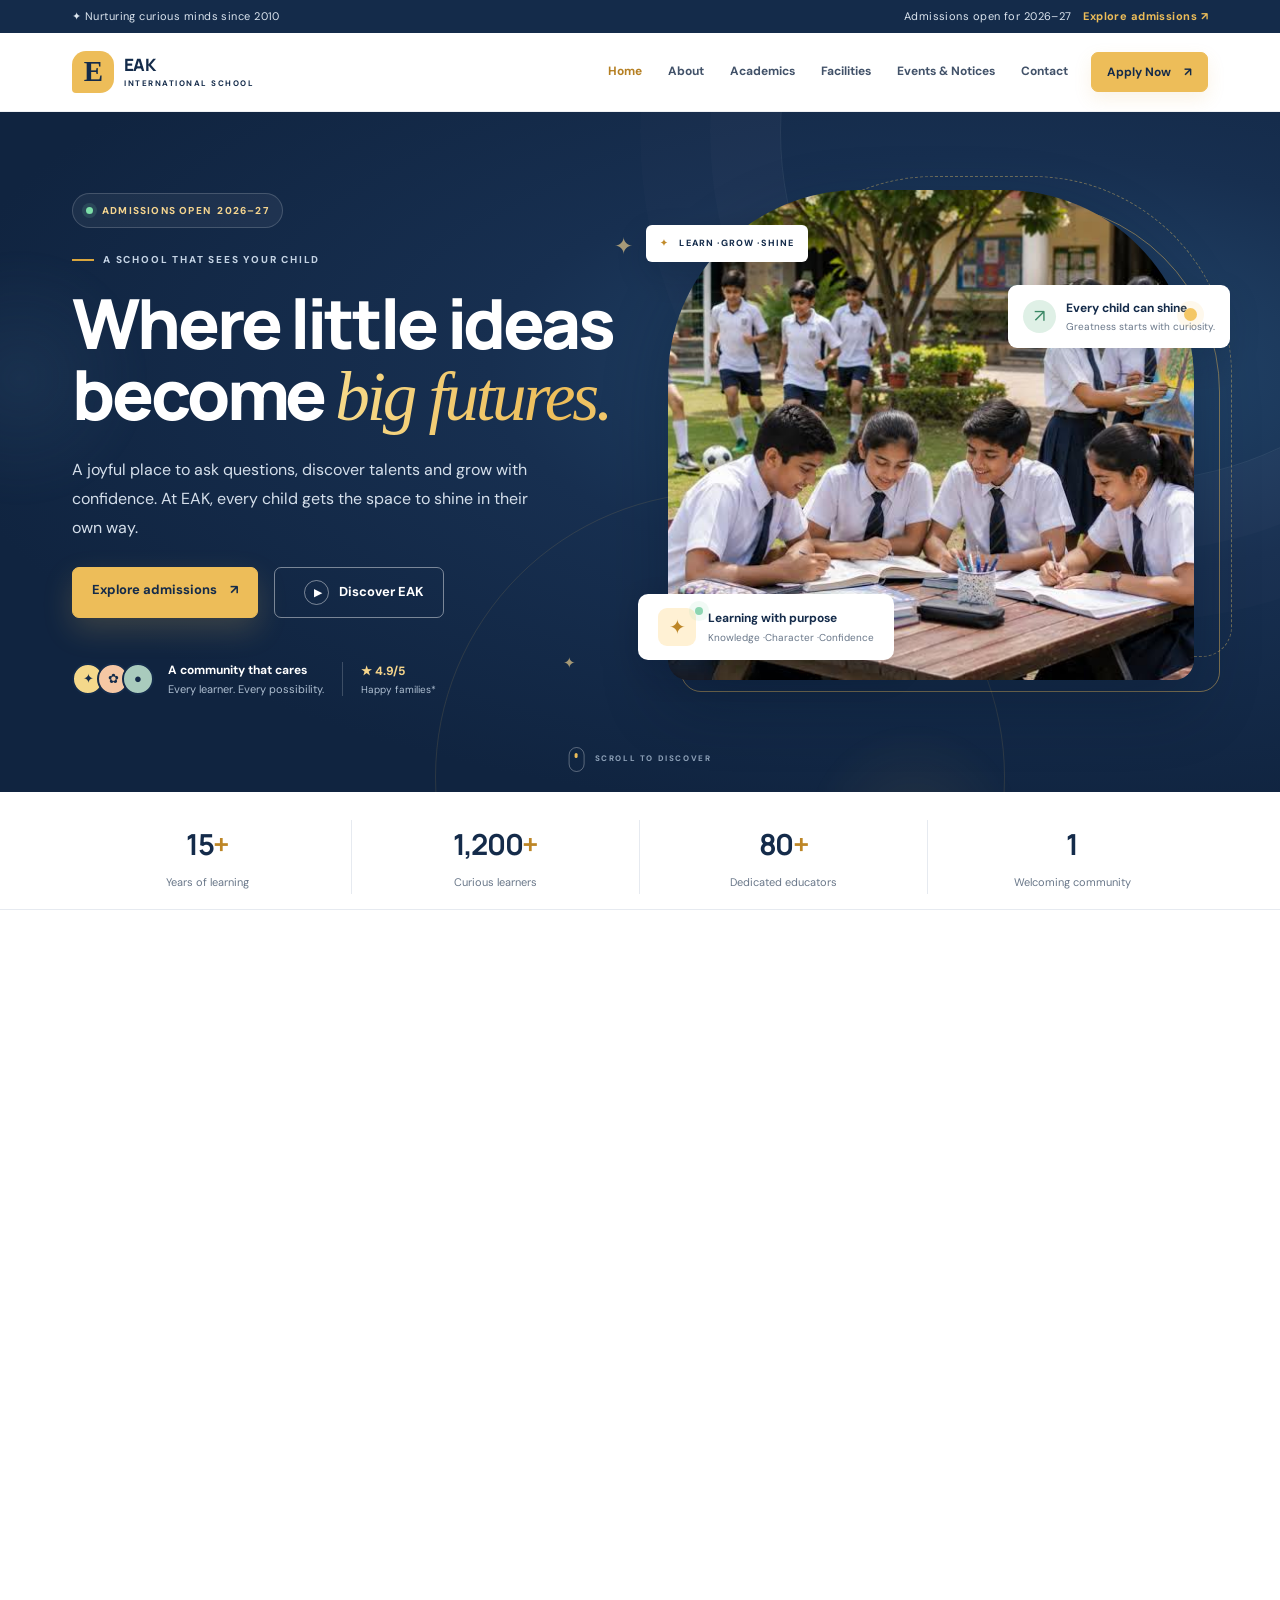
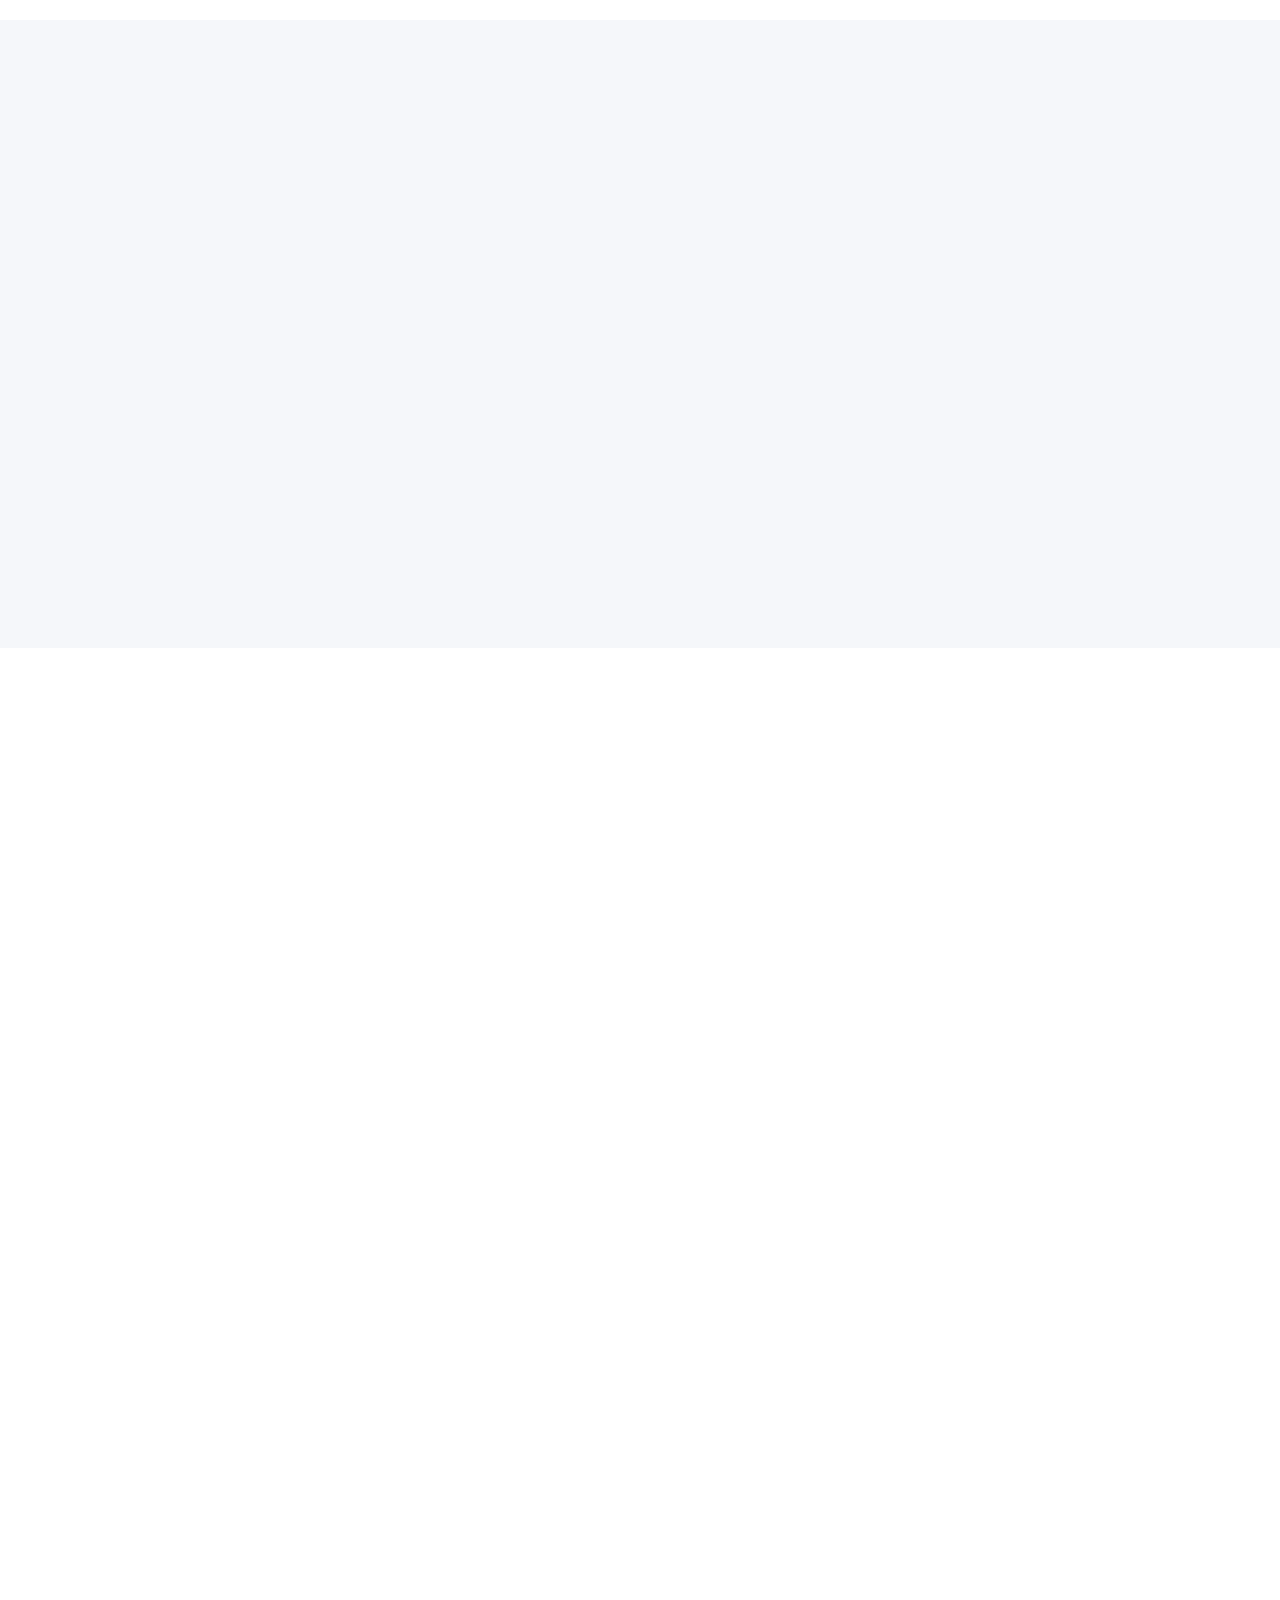
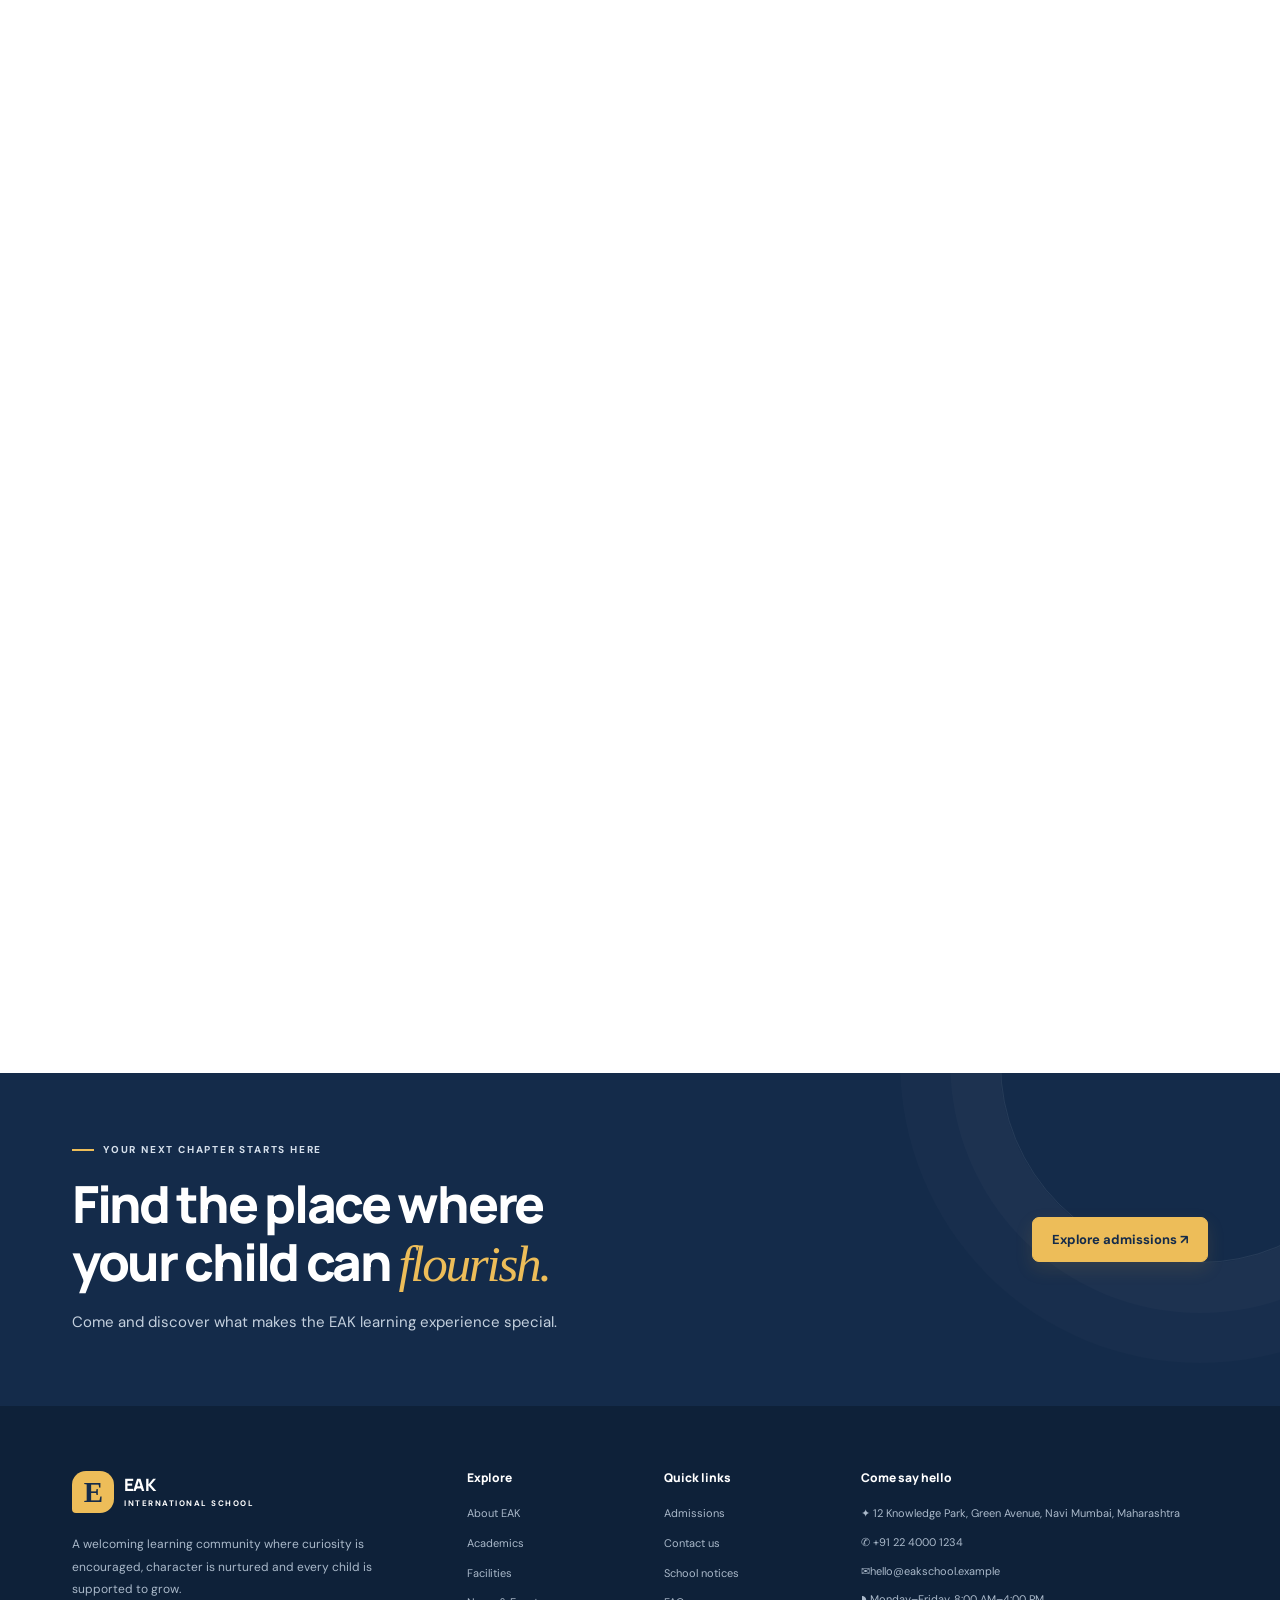
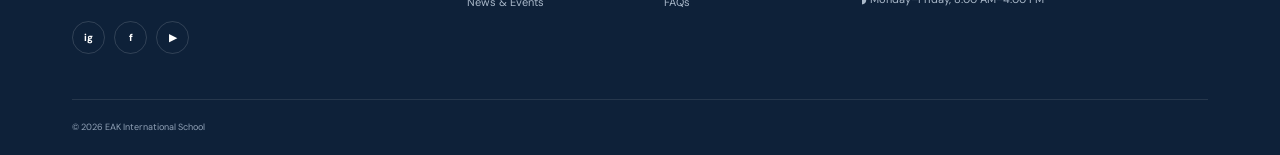
<file: index.html>
<!doctype html>
<html lang="en">

<head>
  <meta charset="utf-8">
  <meta name="viewport" content="width=device-width, initial-scale=1">
  <title>EAK International School | Learn Today, Lead Tomorrow</title>
  <meta name="description"
    content="Discover EAK International School - a caring, inspiring environment for confident learners.">
  <link rel="preconnect" href="https://fonts.googleapis.com">
  <link rel="preconnect" href="https://fonts.gstatic.com" crossorigin>
  <link
    href="https://fonts.googleapis.com/css2?family=DM+Sans:wght@400;500;600;700&family=Manrope:wght@400;500;600;700;800&display=swap"
    rel="stylesheet">
  <link href="https://cdn.jsdelivr.net/npm/bootstrap@5.3.3/dist/css/bootstrap.min.css" rel="stylesheet">
  <link rel="stylesheet"
href="https://unpkg.com/aos@2.3.1/dist/aos.css">
  <link rel="stylesheet" href="css/style.css">
</head>

<body>
  <div class="topbar">
    <div class="container d-flex justify-content-between flex-wrap gap-2"><span>&#10022; Nurturing curious minds since
        2010</span><span>Admissions open for 2026&ndash;27 <a href="admissions.html">Explore admissions &#8599;</a></span></div>
  </div>
  <nav class="navbar navbar-expand-lg navbar-light sticky-top">
    <div class="container">
      <a class="navbar-brand brand" href="index.html"><span class="brand-mark">E</span><span>EAK <small>INTERNATIONAL
            SCHOOL</small></span></a>
      <button class="navbar-toggler" type="button" data-bs-toggle="collapse" data-bs-target="#mainNav"
        aria-label="Toggle navigation"><span class="navbar-toggler-icon"></span></button>
      <div class="collapse navbar-collapse" id="mainNav">
        <ul class="navbar-nav ms-auto align-items-lg-center gap-lg-1">
          <li class="nav-item"><a class="nav-link active" href="index.html">Home</a></li>
          <li class="nav-item"><a class="nav-link" href="about.html">About</a></li>
          <li class="nav-item"><a class="nav-link" href="academics.html">Academics</a></li>
          <li class="nav-item"><a class="nav-link" href="facilities.html">Facilities</a></li>
          <li class="nav-item"><a class="nav-link" href="events.html">Events & Notices</a></li>
          <li class="nav-item"><a class="nav-link" href="contact.html">Contact</a></li>
          <li class="nav-item ms-lg-2"><a class="btn btn-gold btn-sm-nav" href="admissions.html">Apply Now
              <span>&#8599;</span></a></li>
        </ul>
      </div>
    </div>
  </nav>
  <main>
    <section class="hero hero-creative">
      <div class="hero-orb hero-orb-one"></div>
      <div class="hero-orb hero-orb-two"></div>
      <div class="hero-spark spark-one">&#10022;</div>
      <div class="hero-spark spark-two">&#10023;</div>
      <div class="hero-spark spark-three">&#10022;</div>
      <div class="hero-shape"></div>
      <div class="container position-relative">
        <div class="row align-items-center g-5">
          <div class="col-lg-6 hero-copy">
            <div class="hero-live-badge"><span class="live-dot"></span> ADMISSIONS OPEN &nbsp;2026&ndash;27</div>
            <div class="eyebrow hero-eyebrow"><span></span> A SCHOOL THAT SEES YOUR CHILD</div>
            <h1 class="hero-title-animated">Where little ideas<br>become <em>big futures.</em></h1>
            <p class="hero-lead hero-lead-animated">A joyful place to ask questions, discover talents and grow with
              confidence. At EAK, every child gets the space to shine in their own way.</p>
            <div class="d-flex flex-wrap gap-3 mt-4 hero-actions"><a class="btn btn-gold btn-lg hero-main-btn"
                href="admissions.html">Explore admissions <span>&#8599;</span></a><a
                class="btn btn-outline-light btn-lg hero-secondary-btn" href="about.html"><span
                  class="play-icon">&#9654;</span> Discover EAK</a></div>
            <div class="hero-proof hero-proof-animated">
              <div class="avatar-stack"><span>&#10022;</span><span>&#10047;</span><span>&#9679;</span></div>
              <div><strong>A community that cares</strong><small>Every learner. Every possibility.</small></div>
              <div class="proof-divider"></div>
              <div class="proof-rating"><strong>&#9733; 4.9/5</strong><small>Happy families*</small></div>
            </div>
            <!-- <small class="hero-disclaimer">*Illustrative design detail for this fictional school project.</small> -->
          </div>
          <div class="col-lg-6">
            <div class="hero-visual hero-visual-animated">
              <div class="visual-ring"></div>
              <div class="visual-top-tag"><span>&#10022;</span> LEARN &#183;GROW &#183;SHINE</div>
              <img src="images/images.jpg"
                alt="Students learning together in a bright classroom">
              <div class="image-label hero-image-label"><span class="label-icon">&#10022;</span>
                <div><strong>Learning with purpose</strong><small>Knowledge &#183;Character &#183;Confidence</small></div>
              </div>
              <div class="floating-note hero-floating-note"><span class="note-icon">&#8599;</span>
                <div><strong>Every child can shine</strong><small>Greatness starts with curiosity.</small></div>
              </div>
              <div class="orbit-dot orbit-dot-one"></div>
              <div class="orbit-dot orbit-dot-two"></div>
            </div>
          </div>
        </div>
      </div>
      <a class="hero-scroll-cue" href="#discover-eak"><span></span> SCROLL TO DISCOVER</a>
    </section>
    <section class="trust-strip">
      <div class="container">
        <div class="row text-center g-3">
          <div class="col-6 col-md-3"><strong>15<span>+</span></strong><small>Years of learning</small></div>
          <div class="col-6 col-md-3"><strong>1,200<span>+</span></strong><small>Curious learners</small></div>
          <div class="col-6 col-md-3"><strong>80<span>+</span></strong><small>Dedicated educators</small></div>
          <div class="col-6 col-md-3"><strong>1<span> </span></strong><small>Welcoming community</small></div>
        </div>
        <!-- <p class="demo-note">Illustrative figures for this fictional school</p> -->
      </div>
    </section>
    <section class="section-pad" id="discover-eak" data-aos="fade-up">
      <div class="container">
        <div class="section-heading text-center mx-auto">
          <div class="eyebrow justify-content-center"><span></span> THE EAK DIFFERENCE</div>
          <h2>More than a school.<br><em>A place to become.</em></h2>
          <p>Children thrive when they feel known, challenged and inspired. That is the experience we work to create
            every day.</p>
        </div>
        <div class="row g-4 mt-4" data-aos="fade-up">
          <div class="col-md-6 col-lg-3">
            <article class="feature-card">
              <div class="feature-icon peach">&#10022;</div>
              <h3>Learning that lasts</h3>
              <p>Strong foundations, thoughtful teaching and a love of lifelong learning.</p><a href="academics.html"
                class="text-link">Our academics &#8599;</a>
            </article>
          </div>
          <div class="col-md-6 col-lg-3">
            <article class="feature-card">
              <div class="feature-icon mint">&#9825;</div>
              <h3>Known by name</h3>
              <p>A caring community where every student feels seen, safe and supported.</p><a href="about.html"
                class="text-link">Our approach &#8599;</a>
            </article>
          </div>
          <div class="col-md-6 col-lg-3">
            <article class="feature-card">
              <div class="feature-icon lavender">&#10023;</div>
              <h3>Room to explore</h3>
              <p>Spaces and experiences that invite questions, creativity and discovery.</p><a href="facilities.html"
                class="text-link">Explore facilities &#8599;</a>
            </article>
          </div>
          <div class="col-md-6 col-lg-3">
            <article class="feature-card">
              <div class="feature-icon butter">&#9678;</div>
              <h3>Ready for tomorrow</h3>
              <p>Confidence, collaboration and character for a changing world.</p><a href="about.html"
                class="text-link">Our values &#8599;</a>
            </article>
          </div>
        </div>
      </div>
    </section>
    <section class="section-pad section-soft">
      <div class="container">
        <div class="row align-items-center g-5">
          <div class="col-lg-6" data-aos="fade-right">
            <div class="about-image"><img src="images/images1.jpg"
                alt="Teacher supporting students in class">
              <div class="image-caption"><span>&#10022;</span>
                <div><strong>Curiosity comes first.</strong><small>Because every great journey starts with a
                    question.</small></div>
              </div>
            </div>
          </div>
          <div class="col-lg-6 ps-lg-5" data-aos="fade-left">
            <div class="eyebrow"><span></span> A LITTLE ABOUT US</div>
            <h2>A bright start.<br><em>An even brighter future.</em></h2>
            <p class="body-copy">At EAK International School, education is about more than what happens inside a
              classroom. It is about helping young people think deeply, act kindly and discover what they are capable
              of.</p>
            <p class="body-copy">We bring together engaging learning, caring educators and meaningful opportunities so
              each student can grow at their own pace.</p><a href="about.html" class="btn btn-navy mt-2">Get to know EAK
              <span>&#8599;</span></a>
          </div>
        </div>
      </div>
    </section>
    <section class="section-pad">
      <div class="container">
        <div class="section-heading" data-aos="fade-right">
          <div class="eyebrow"><span></span> LEARNING, STEP BY STEP</div>
          <h2>Every age. Every stage.<br><em>Every opportunity.</em></h2>
          <p>Our learning journey meets children where they are and helps them discover where they can go.</p>
        </div>
        <div class="row g-4 mt-3" data-aos="fade-up">
          <div class="col-md-6 col-lg-3">
            <article class="stage-card stage-one"><span class="stage-num">01 / AGES 5&ndash;10</span>
              <div class="stage-art">&#10047;</div>
              <h3>Primary School</h3>
              <p>Building confidence through foundational skills, exploration and play.</p><a
                href="academics.html">Explore stage &#8599;</a>
            </article>
          </div>
          <div class="col-md-6 col-lg-3">
            <article class="stage-card stage-two"><span class="stage-num">02 / AGES 11&ndash;13</span>
              <div class="stage-art">&#8984;</div>
              <h3>Middle School</h3>
              <p>Growing independence, asking bigger questions and connecting ideas.</p><a href="academics.html">Explore
                stage &#8599;</a>
            </article>
          </div>
          <div class="col-md-6 col-lg-3">
            <article class="stage-card stage-three"><span class="stage-num">03 / AGES 14&ndash;16</span>
              <div class="stage-art">&#10023;</div>
              <h3>Secondary School</h3>
              <p>Deepening knowledge, finding interests and learning to lead.</p><a href="academics.html">Explore stage
                &#8599;</a>
            </article>
          </div>
          <div class="col-md-6 col-lg-3">
            <article class="stage-card stage-four"><span class="stage-num">04 / AGES 16&ndash;18</span>
              <div class="stage-art">&#8599;</div>
              <h3>Senior Secondary</h3>
              <p>Preparing for higher education, careers and life beyond school.</p><a href="academics.html">Explore
                stage &#8599;</a>
            </article>
          </div>
        </div>
      </div>
    </section>
    <section class="section-pad section-navy" data-aos="zoom-in-up">
      <div class="container">
        <div class="row align-items-end mb-4">
          <div class="col-lg-8">
            <div class="eyebrow eyebrow-light"><span></span> SPACES TO THRIVE</div>
            <h2 class="text-white">A campus made for<br><em>big possibilities.</em></h2>
          </div>
          <div class="col-lg-4 text-lg-end"><a class="btn btn-outline-light" href="facilities.html">Explore our campus
              &#8599;</a></div>
        </div>
        <div class="row g-3 facility-preview">
          <div class="col-md-6 col-lg-5">
            <div class="facility-tile tile-tall"><img src="images/images5.jpeg"
                alt="Bright classroom">
              <div><span>01</span>
                <h3>Bright, flexible classrooms</h3>
              </div>
            </div>
          </div>
          <div class="col-md-6 col-lg-7">
            <div class="row g-3">
              <div class="col-sm-6">
                <div class="facility-tile"><img src="images/images4.jpg"
                    alt="Students learning">
                  <div><span>02</span>
                    <h3>Learning labs</h3>
                  </div>
                </div>
              </div>
              <div class="col-sm-6">
                <div class="facility-tile"><img src="images/images3.jpg"
                    alt="Students playing sports">
                  <div><span>03</span>
                    <h3>Sports & movement</h3>
                  </div>
                </div>
              </div>
              <div class="col-12">
                <div class="facility-banner">
                  <div><span>04 / A QUIETER CORNER</span>
                    <h3>Room to read, imagine and wonder.</h3>
                  </div><a href="facilities.html" aria-label="Explore library facilities">&#8599;</a>
                </div>
              </div>
            </div>
          </div>
        </div>
      </div>
    </section>
    <section class="section-pad">
      <div class="container">
        <div class="row g-5 align-items-center">
          <div class="col-lg-5" data-aos="fade-right">
            <div class="eyebrow"><span></span> A MESSAGE FROM OUR PRINCIPAL</div>
            <h2>Every child has<br><em>a story to write.</em></h2>
            <p class="body-copy">"Our role is to create the conditions for each child to feel brave enough to ask
              questions, supported enough to try again and inspired enough to imagine what comes next."</p>
            <div class="principal-sign">
              <div class="principal-avatar">AS</div>
              <div><strong>Dr. Ananya Sharma</strong><small>Principal, EAK International School</small></div>
            </div><a href="about.html" class="text-link mt-4 d-inline-block">Read the full message &#8599;</a>
          </div>
          <div class="col-lg-7" data-aos="fade-left">
            <div class="principal-photo"><img src="images/images2.jpg"
                alt="Educator smiling in a school environment">
              <div class="photo-note">LEARN WITH HEART. LEAD WITH PURPOSE.</div>
            </div>
          </div>
        </div>
      </div>
    </section>
    <section class="section-pad section-soft" data-aos="fade-up">
      <div class="container">
        <div class="row align-items-end mb-4">
          <div class="col-md-8">
            <div class="eyebrow"><span></span> WHAT'S HAPPENING AT EAK</div>
            <h2>Good things are<br><em>always growing.</em></h2>
          </div>
          <div class="col-md-4 text-md-end"><a href="events.html" class="text-link">All news & events &#8599;</a></div>
        </div>
        <div class="row g-4">
          <div class="col-md-4">
            <article class="news-card">
              <div class="news-image"><img src="images/images6.jpg"
                  alt="Students at a school event"><span>EVENT</span></div>
              <div class="news-body"><small>18 NOVEMBER 2026 &#183;SCHOOL LIFE</small>
                <h3>Our annual learning showcase</h3>
                <p>Come celebrate the projects, questions and ideas our students have been exploring.</p><a
                  href="events.html">Read update &#8599;</a>
              </div>
            </article>
          </div>
          <div class="col-md-4">
            <article class="news-card">
              <div class="news-image"><img src="images/images8.jpg"
                  alt="Students working in a classroom"><span>NOTICE</span></div>
              <div class="news-body"><small>02 NOVEMBER 2026 &#183;ACADEMICS</small>
                <h3>Term assessment schedule</h3>
                <p>A helpful reminder for families as students prepare for the upcoming assessment period.</p><a
                  href="events.html">Read notice &#8599;</a>
              </div>
            </article>
          </div>
          <div class="col-md-4">
            <article class="news-card">
              <div class="news-image"><img src="images/images7.jpg"
                  alt="Children enjoying outdoor activities"><span>SPORTS</span></div>
              <div class="news-body"><small>25 OCTOBER 2026 &#183;ACTIVITIES</small>
                <h3>Moving together, growing together</h3>
                <p>Our house games bring teamwork, encouragement and a little friendly competition.</p><a
                  href="events.html">Read update &#8599;</a>
              </div>
            </article>
          </div>
        </div>
      </div>
    </section>
    <section class="section-pad">
      <div class="container">
        <div class="testimonial-wrap" data-aos="flip-left">
          <div class="quote-mark">"</div>
          <div class="eyebrow eyebrow-light justify-content-center"><span></span> KIND WORDS, BIG IMPACT</div>
          <h2>It feels like a community<br>that <em>truly knows us.</em></h2>
          <p class="testimonial-quote" id="testimonialQuote">"The teachers see our child as an individual. We love how
            learning is balanced with kindness, creativity and confidence."</p>
          <div class="testimonial-person"><span class="person-dot">RM</span>
            <div><strong id="testimonialName">A parent at EAK</strong>
              <!-- <small>Parent community . Illustrative   testimonial</small> -->
            </div>
          </div>
          <div class="testimonial-controls"><button type="button" id="prevTestimonial"
              aria-label="Previous testimonial">&#8592;</button><button type="button" id="nextTestimonial"
              aria-label="Next testimonial">&#8594;</button></div>
        </div>
      </div>
    </section>
    <section class="admissions-band">
      <div class="container">
        <div class="row align-items-center g-4">
          <div class="col-lg-8">
            <div class="eyebrow eyebrow-light"><span></span> YOUR NEXT CHAPTER STARTS HERE</div>
            <h2>Find the place where<br>your child can <em>flourish.</em></h2>
            <p>Come and discover what makes the EAK learning experience special.</p>
          </div>
          <div class="col-lg-4 text-lg-end"><a href="admissions.html" class="btn btn-gold btn-lg">Explore admissions
              &#8599;</a></div>
        </div>
      </div>
    </section>
  </main>
  <footer class="footer">
    <div class="container">
      <div class="row g-5">
        <div class="col-lg-4"><a class="navbar-brand brand brand-footer" href="index.html"><span
              class="brand-mark">E</span><span>EAK <small>INTERNATIONAL SCHOOL</small></span></a>
          <p class="footer-intro">A welcoming learning community where curiosity is encouraged, character is nurtured
            and every child is supported to grow.</p>
          <div class="socials"><a href="#" aria-label="Instagram">ig</a><a href="#" aria-label="Facebook">f</a><a
              href="#" aria-label="YouTube">&#9654;</a></div>
        </div>
        <div class="col-6 col-lg-2">
          <h4>Explore</h4><a href="about.html">About EAK</a><a href="academics.html">Academics</a><a
            href="facilities.html">Facilities</a><a href="events.html">News & Events</a>
        </div>
        <div class="col-6 col-lg-2">
          <h4>Quick links</h4><a href="admissions.html">Admissions</a><a href="contact.html">Contact us</a><a
            href="events.html">School notices</a><a href="admissions.html#faq">FAQs</a>
        </div>
        <div class="col-lg-4">
          <h4>Come say hello</h4>
          <p class="footer-contact">&#10022; 12 Knowledge Park, Green Avenue, Navi Mumbai, Maharashtra</p>
          <p class="footer-contact">&#9990; +91 22 4000 1234</p>
          <p class="footer-contact">&#9993;hello@eakschool.example</p>
          <p class="footer-contact">&#9687; Monday&ndash;Friday, 8:00 AM&ndash;4:00 PM</p>
        </div>
      </div>
      <div class="footer-bottom"><span>&#169; 2026 EAK International School </span></div>
    </div>
  </footer>
  <script src="https://cdn.jsdelivr.net/npm/bootstrap@5.3.3/dist/js/bootstrap.bundle.min.js"></script>
  <script src="https://unpkg.com/aos@2.3.1/dist/aos.js"></script>
  <script src="js/script.js"></script>
</body>

</html>
</file>
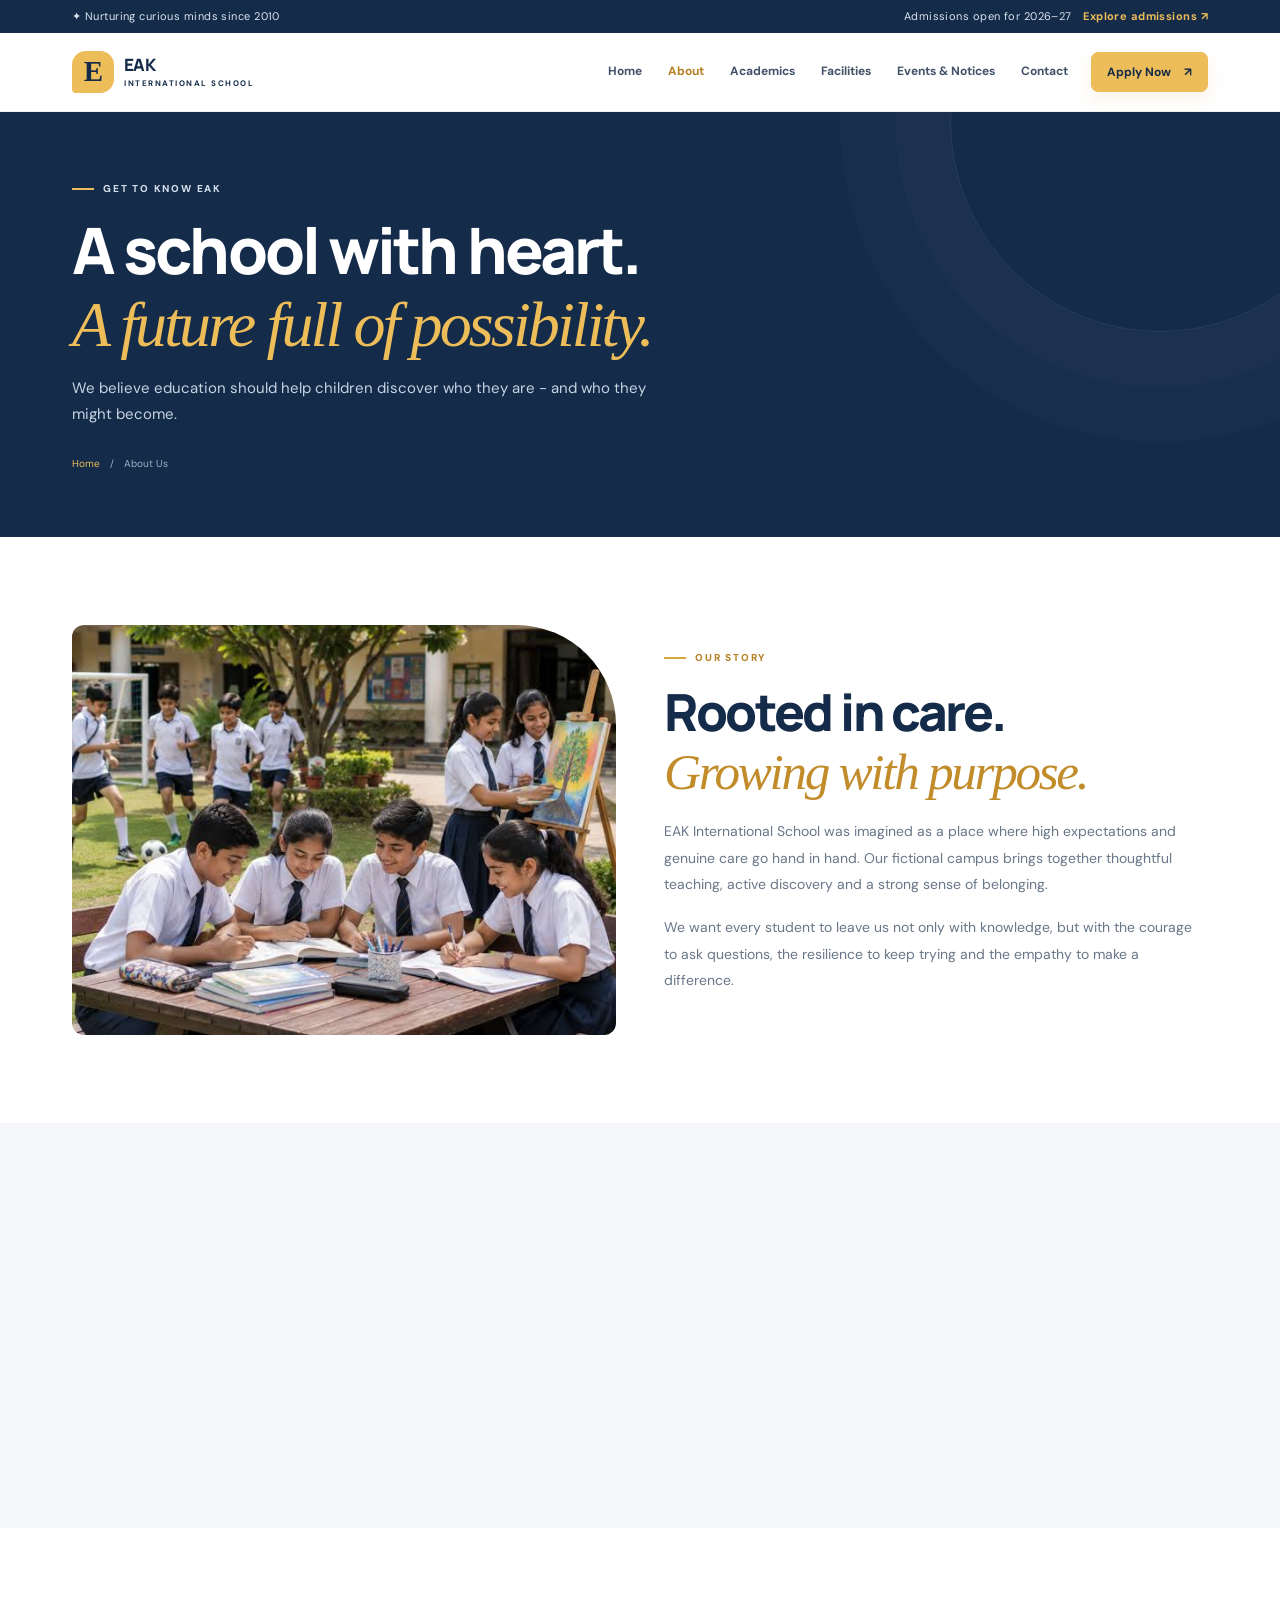
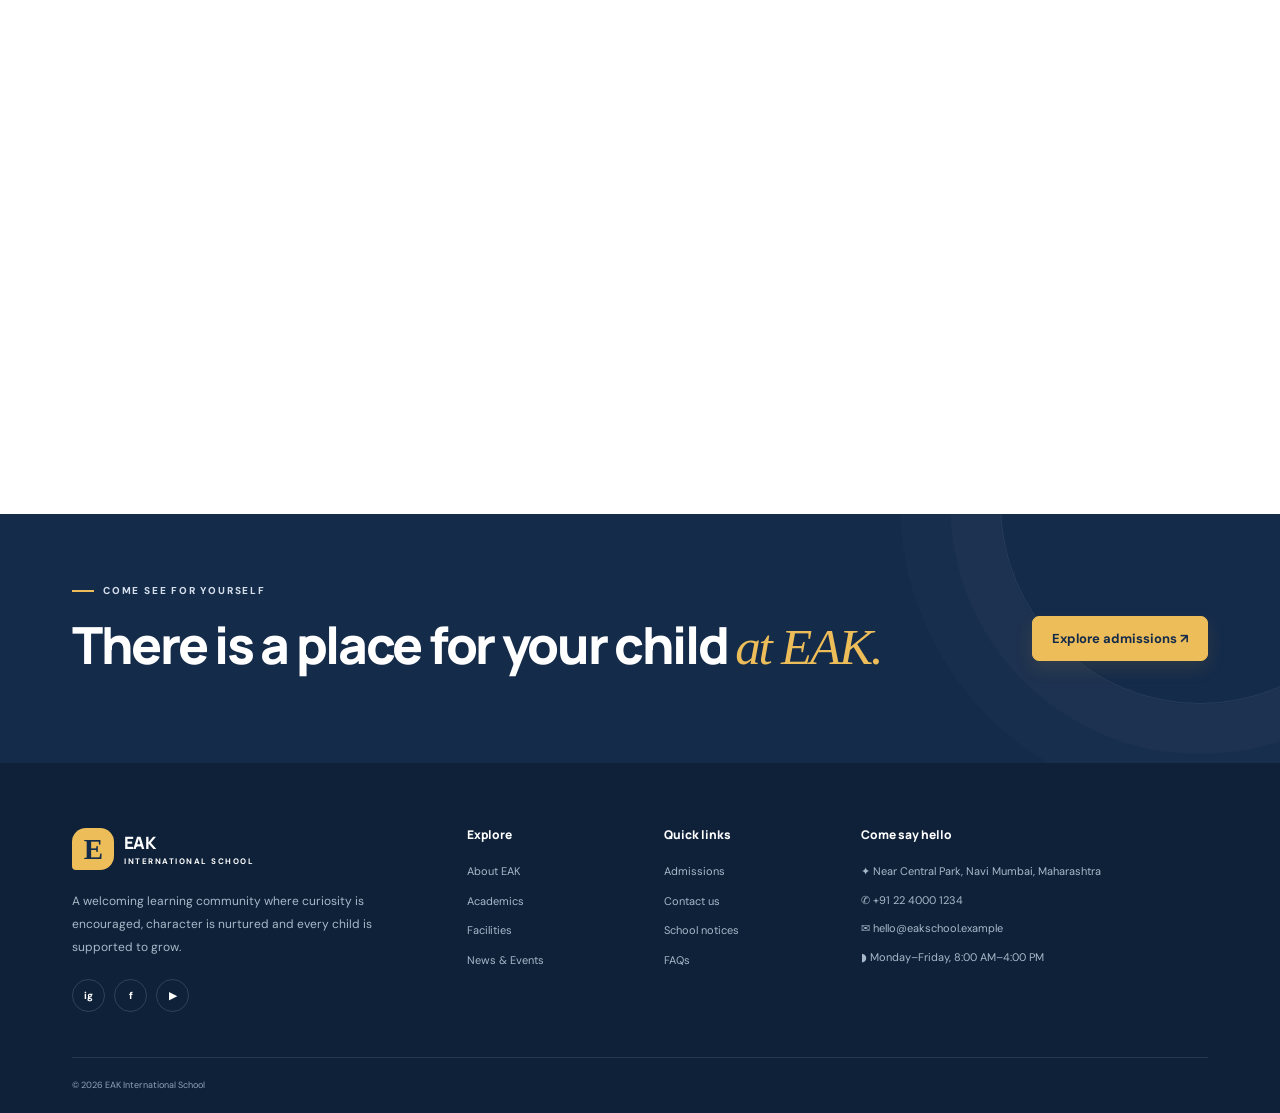
<file: about.html>
<!doctype html>
<html lang="en">

<head>
    <meta charset="utf-8">
    <meta name="viewport" content="width=device-width, initial-scale=1">
    <title>About Us | EAK International School</title>
    <link rel="preconnect" href="https://fonts.googleapis.com">
    <link rel="preconnect" href="https://fonts.gstatic.com" crossorigin>
    <link
        href="https://fonts.googleapis.com/css2?family=DM+Sans:wght@400;500;600;700&family=Manrope:wght@400;500;600;700;800&display=swap"
        rel="stylesheet">
    <link href="https://cdn.jsdelivr.net/npm/bootstrap@5.3.3/dist/css/bootstrap.min.css" rel="stylesheet">
    <link rel="stylesheet"
href="https://unpkg.com/aos@2.3.1/dist/aos.css">
    <link rel="stylesheet" href="css/style.css">
</head>

<body>
    <div class="topbar">
        <div class="container d-flex justify-content-between flex-wrap gap-2"><span>&#10022; Nurturing curious minds
                since 2010</span><span>Admissions open for 2026&ndash;27 <a href="admissions.html">Explore admissions
                    &#8599;</a></span></div>
    </div>
    <nav class="navbar navbar-expand-lg navbar-light sticky-top">
        <div class="container"><a class="navbar-brand brand" href="index.html"><span
                    class="brand-mark">E</span><span>EAK <small>INTERNATIONAL SCHOOL</small></span></a><button
                class="navbar-toggler" type="button" data-bs-toggle="collapse" data-bs-target="#mainNav"
                aria-label="Toggle navigation"><span class="navbar-toggler-icon"></span></button>
            <div class="collapse navbar-collapse" id="mainNav">
                <ul class="navbar-nav ms-auto align-items-lg-center gap-lg-1">
                    <li class="nav-item"><a class="nav-link" href="index.html">Home</a></li>
                    <li class="nav-item"><a class="nav-link active" href="about.html">About</a></li>
                    <li class="nav-item"><a class="nav-link" href="academics.html">Academics</a></li>
                    <li class="nav-item"><a class="nav-link" href="facilities.html">Facilities</a></li>
                    <li class="nav-item"><a class="nav-link" href="events.html">Events & Notices</a></li>
                    <li class="nav-item"><a class="nav-link" href="contact.html">Contact</a></li>
                    <li class="nav-item ms-lg-2"><a class="btn btn-gold btn-sm-nav" href="admissions.html">Apply Now
                            <span>&#8599;</span></a></li>
                </ul>
            </div>
        </div>
    </nav>
    <header class="page-hero">
        <div class="container">
            <div class="eyebrow eyebrow-light"><span></span>GET TO KNOW EAK</div>
            <h1>A school with heart.<br><em>A future full of possibility.</em></h1>
            <p>We believe education should help children discover who they are  -  and who they might become.</p>
            <div class="breadcrumb-lite"><a href="index.html">Home</a><span>/</span>About Us</div>
        </div>
    </header>
    <main>
        <section class="section-pad">
            <div class="container">
                <div class="row align-items-center g-5">
                    <div class="col-lg-6" data-aos="fade-right"><img class="content-photo" src="images/images.jpg"
                            alt="Students learning in a classroom"></div>
                    <div class="col-lg-6" data-aos="fade-left">
                        <div class="eyebrow"><span></span> OUR STORY</div>
                        <h2>Rooted in care.<br><em>Growing with purpose.</em></h2>
                        <p class="body-copy">EAK International School was imagined as a place where high expectations
                            and genuine care go hand in hand. Our fictional campus brings together thoughtful teaching,
                            active discovery and a strong sense of belonging.</p>
                        <p class="body-copy">We want every student to leave us not only with knowledge, but with the
                            courage to ask questions, the resilience to keep trying and the empathy to make a
                            difference.</p>
                    </div>
                </div>
            </div>
        </section>
        <section class="section-pad section-soft" >
            <div class="container">
                <div class="row g-4" data-aos="fade-up">
                    <div class="col-md-4">
                        <article class="feature-card value-card">
                            <div class="feature-icon peach">&#9678;</div>
                            <h3>Our vision</h3>
                            <p>To inspire confident, compassionate learners who contribute positively to a changing
                                world.</p>
                        </article>
                    </div>
                    <div class="col-md-4">
                        <article class="feature-card value-card">
                            <div class="feature-icon mint">&#10022;</div>
                            <h3>Our mission</h3>
                            <p>To create meaningful learning experiences that develop knowledge, creativity, character
                                and independence.</p>
                        </article>
                    </div>
                    <div class="col-md-4">
                        <article class="feature-card value-card">
                            <div class="feature-icon lavender">&#9825;</div>
                            <h3>Our values</h3>
                            <p>Curiosity, kindness, integrity, courage and respect shape how we learn and live together.
                            </p>
                        </article>
                    </div>
                </div>
            </div>
        </section>
        <section class="section-pad">
            <div class="container">
                <div class="row align-items-center g-5">
                    <div class="col-lg-5" data-aos="fade-right">
                        <div class="eyebrow"><span></span> FROM OUR PRINCIPAL</div>
                        <h2>Children first.<br><em>Always.</em></h2>
                        <p class="body-copy">"A school should be a place where children feel safe enough to be
                            themselves and supported enough to stretch beyond what they thought possible. At EAK, we aim
                            to make that belief visible in every lesson, conversation and opportunity."</p>
                        <div class="principal-sign">
                            <div class="principal-avatar">AS</div>
                            <div><strong>Dr. Ananya Sharma</strong><small>Principal</small></div>
                        </div>
                    </div>
                    <div class="col-lg-7" data-aos="fade-left"><img class="content-photo" src="images/images2.jpg"
                            alt="School educator"></div>
                </div>
            </div>
        </section>
        <section class="admissions-band">
            <div class="container d-lg-flex justify-content-between align-items-center gap-4">
                <div>
                    <div class="eyebrow eyebrow-light"><span></span> COME SEE FOR YOURSELF</div>
                    <h2>There is a place for your child <em>at EAK.</em></h2>
                </div><a href="admissions.html" class="btn btn-gold btn-lg mt-3 mt-lg-0">Explore admissions &#8599;</a>
            </div>
        </section>
    </main>
    <footer class="footer">
        <div class="container">
            <div class="row g-5">
                <div class="col-lg-4"><a class="navbar-brand brand brand-footer" href="index.html"><span
                            class="brand-mark">E</span><span>EAK <small>INTERNATIONAL SCHOOL</small></span></a>
                    <p class="footer-intro">A welcoming learning community where curiosity is encouraged, character is
                        nurtured and every child is supported to grow.</p>
                    <div class="socials"><a href="#" aria-label="Instagram">ig</a><a href="#"
                            aria-label="Facebook">f</a><a href="#" aria-label="YouTube">&#9654;</a></div>
                </div>
                <div class="col-6 col-lg-2">
                    <h4>Explore</h4><a href="about.html">About EAK</a><a href="academics.html">Academics</a><a
                        href="facilities.html">Facilities</a><a href="events.html">News & Events</a>
                </div>
                <div class="col-6 col-lg-2">
                    <h4>Quick links</h4><a href="admissions.html">Admissions</a><a href="contact.html">Contact us</a><a
                        href="events.html">School notices</a><a href="admissions.html#faq">FAQs</a>
                </div>
                <div class="col-lg-4">
                    <h4>Come say hello</h4>
                    <p class="footer-contact">&#10022; Near Central Park, Navi Mumbai, Maharashtra</p>
                    <p class="footer-contact">&#9990; +91 22 4000 1234</p>
                    <p class="footer-contact">&#9993; hello@eakschool.example</p>
                    <p class="footer-contact">&#9687; Monday&ndash;Friday, 8:00 AM&ndash;4:00 PM</p>
                </div>
            </div>
            <div class="footer-bottom"><span>&#169; 2026 EAK International School</span></div>
        </div>
    </footer>
    <script src="https://cdn.jsdelivr.net/npm/bootstrap@5.3.3/dist/js/bootstrap.bundle.min.js"></script>
    <script src="https://unpkg.com/aos@2.3.1/dist/aos.js"></script>
    <script src="js/script.js"></script>
</body>

</html>
</file>
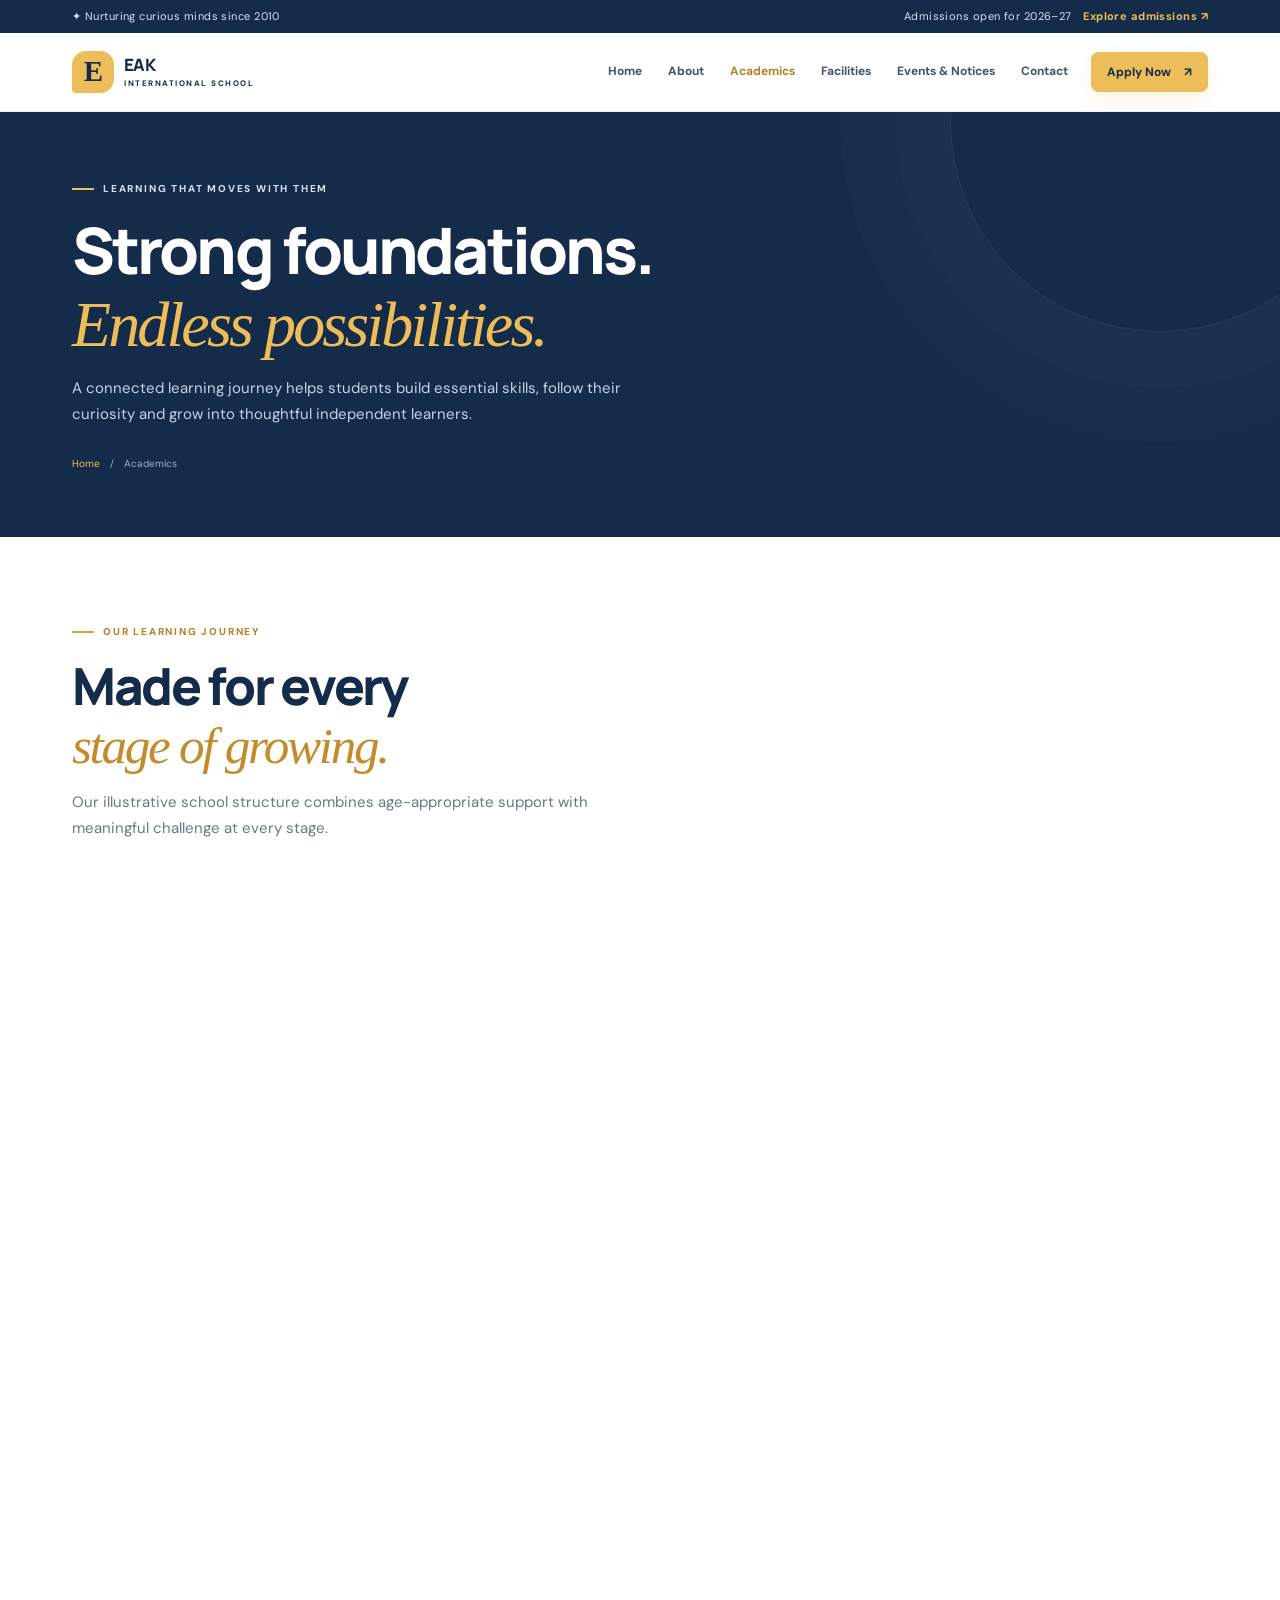
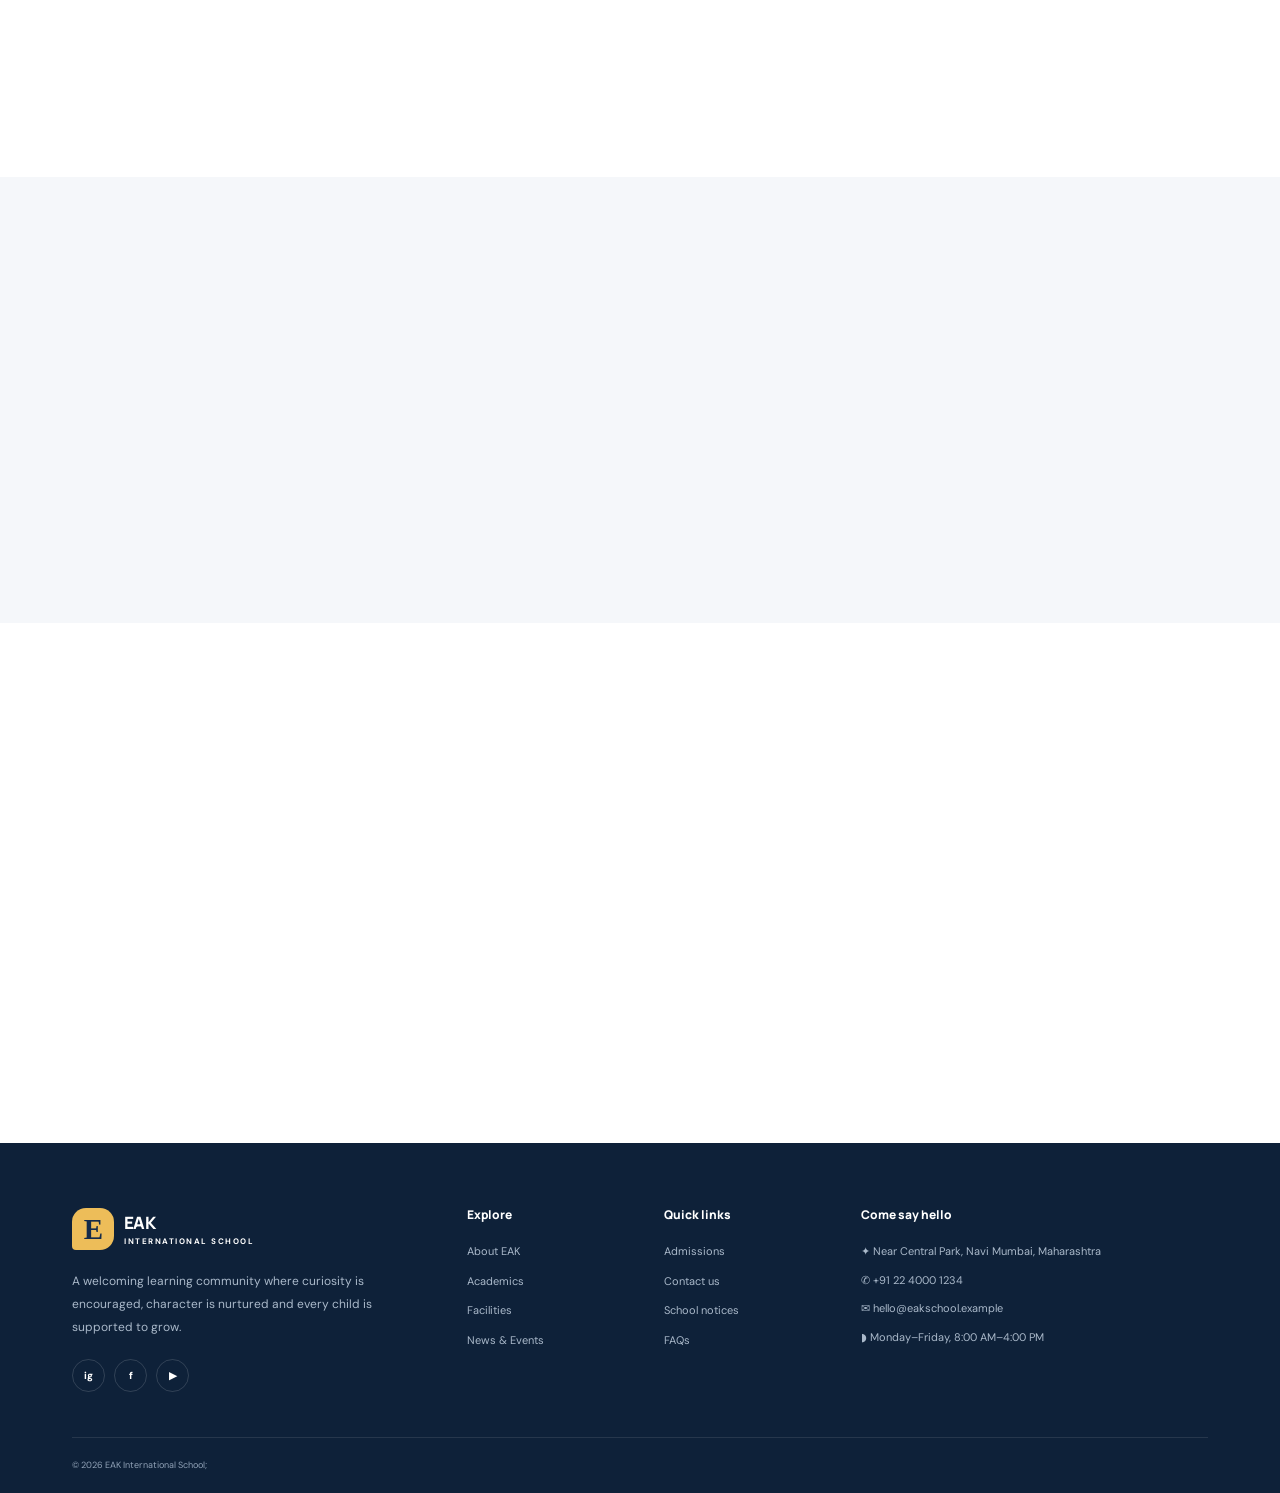
<file: academics.html>
<!doctype html>
<html lang="en">

<head>
    <meta charset="utf-8">
    <meta name="viewport" content="width=device-width, initial-scale=1">
    <title>Academics | EAK International School</title>
    <link rel="preconnect" href="https://fonts.googleapis.com">
    <link rel="preconnect" href="https://fonts.gstatic.com" crossorigin>
    <link
        href="https://fonts.googleapis.com/css2?family=DM+Sans:wght@400;500;600;700&family=Manrope:wght@400;500;600;700;800&display=swap"
        rel="stylesheet">
    <link href="https://cdn.jsdelivr.net/npm/bootstrap@5.3.3/dist/css/bootstrap.min.css" rel="stylesheet">
    <link rel="stylesheet"
href="https://unpkg.com/aos@2.3.1/dist/aos.css">
    <link rel="stylesheet" href="css/style.css">
</head>

<body>
    <div class="topbar">
        <div class="container d-flex justify-content-between flex-wrap gap-2"><span>&#10022; Nurturing curious minds
                since 2010</span><span>Admissions open for 2026&ndash;27 <a href="admissions.html">Explore admissions
                    &#8599;</a></span></div>
    </div>
    <nav class="navbar navbar-expand-lg navbar-light sticky-top">
        <div class="container"><a class="navbar-brand brand" href="index.html"><span
                    class="brand-mark">E</span><span>EAK <small>INTERNATIONAL SCHOOL</small></span></a><button
                class="navbar-toggler" type="button" data-bs-toggle="collapse" data-bs-target="#mainNav"
                aria-label="Toggle navigation"><span class="navbar-toggler-icon"></span></button>
            <div class="collapse navbar-collapse" id="mainNav">
                <ul class="navbar-nav ms-auto align-items-lg-center gap-lg-1">
                    <li class="nav-item"><a class="nav-link" href="index.html">Home</a></li>
                    <li class="nav-item"><a class="nav-link" href="about.html">About</a></li>
                    <li class="nav-item"><a class="nav-link active" href="academics.html">Academics</a></li>
                    <li class="nav-item"><a class="nav-link" href="facilities.html">Facilities</a></li>
                    <li class="nav-item"><a class="nav-link" href="events.html">Events & Notices</a></li>
                    <li class="nav-item"><a class="nav-link" href="contact.html">Contact</a></li>
                    <li class="nav-item ms-lg-2"><a class="btn btn-gold btn-sm-nav" href="admissions.html">Apply Now
                            <span>&#8599;</span></a></li>
                </ul>
            </div>
        </div>
    </nav>
    <header class="page-hero">
        <div class="container">
            <div class="eyebrow eyebrow-light"><span></span>LEARNING THAT MOVES WITH THEM</div>
            <h1>Strong foundations.<br><em>Endless possibilities.</em></h1>
            <p>A connected learning journey helps students build essential skills, follow their curiosity and grow into
                thoughtful independent learners.</p>
            <div class="breadcrumb-lite"><a href="index.html">Home</a><span>/</span>Academics</div>
        </div>
    </header>
    <main>
        <section class="section-pad">
            <div class="container">
                <div class="section-heading" data-aos="fade-right">
                    <div class="eyebrow"><span></span> OUR LEARNING JOURNEY</div>
                    <h2>Made for every<br><em>stage of growing.</em></h2>
                    <p>Our illustrative school structure combines age-appropriate support with meaningful challenge at
                        every stage.</p>
                </div>
                <div class="row g-4 mt-3">
                    <div class="col-md-6" data-aos="flip-left">
                        <article class="stage-card stage-one"><span class="stage-num">AGES 5&ndash;10  &nbsp;CLASSES
                                I&ndash;V</span>
                            <div class="stage-art">&#10047;</div>
                            <h3>Primary School</h3>
                            <p>Literacy, numeracy and discovery form the foundations. Learning is active, joyful and
                                connected to the world around children.</p>
                            <ul class="check-list">
                                <li>Language and mathematics</li>
                                <li>Environmental studies</li>
                                <li>Creative arts and movement</li>
                            </ul>
                        </article>
                    </div>
                    <div class="col-md-6" data-aos="flip-right">
                        <article class="stage-card stage-two"><span class="stage-num">AGES 11&ndash;13 &nbsp;CLASSES
                                VI&ndash;VIII</span>
                            <div class="stage-art">&#8984;</div>
                            <h3>Middle School</h3>
                            <p>Students connect ideas across subjects, practise collaboration and become more
                                independent in how they learn.</p>
                            <ul class="check-list">
                                <li>Subject-based exploration</li>
                                <li>Project and inquiry work</li>
                                <li>Digital and research skills</li>
                            </ul>
                        </article>
                    </div>
                    <div class="col-md-6" data-aos="flip-left">
                        <article class="stage-card stage-three"><span class="stage-num">AGES 14&ndash;16 &nbsp; CLASSES
                                IX&ndash;X</span>
                            <div class="stage-art">&#10023;</div>
                            <h3>Secondary School</h3>
                            <p>Deeper subject understanding and guided practice help students prepare for important
                                academic milestones.</p>
                            <ul class="check-list">
                                <li>Structured subject learning</li>
                                <li>Assessment and feedback</li>
                                <li>Clubs, leadership and sport</li>
                            </ul>
                        </article>
                    </div>
                    <div class="col-md-6" data-aos="flip-right">
                        <article class="stage-card stage-four"><span class="stage-num">AGES 16&ndash;18 &nbsp;CLASSES
                                XI&ndash;XII</span>
                            <div class="stage-art">&#8599;</div>
                            <h3>Senior Secondary</h3>
                            <p>Students explore areas of interest, build ownership of their learning and prepare for
                                their next steps.</p>
                            <ul class="check-list">
                                <li>Focused subject pathways</li>
                                <li>Career and future readiness</li>
                                <li>Independent projects</li>
                            </ul>
                        </article>
                    </div>
                </div>
            </div>
        </section>
        <section class="section-pad section-soft">
            <div class="container">
                <div class="row g-5">
                    <div class="col-lg-5" data-aos="fade-right">
                        <div class="eyebrow"><span></span> HOW WE TEACH</div>
                        <h2>Active minds.<br><em>Meaningful learning.</em></h2>
                        <p class="body-copy">Our approach brings together clear instruction, thoughtful questions,
                            hands-on practice and regular feedback. Students are encouraged to try, reflect and improve.
                        </p>
                    </div>
                    <div class="col-lg-7" data-aos="fade-left">
                        <div class="method-list">
                            <div><span>01</span>
                                <section>
                                    <h3>Inquiry-led exploration</h3>
                                    <p>Students ask questions, investigate ideas and make connections between learning
                                        and life.</p>
                                </section>
                            </div>
                            <div><span>02</span>
                                <section>
                                    <h3>Support for each learner</h3>
                                    <p>Clear goals and ongoing feedback help students understand their progress and next
                                        steps.</p>
                                </section>
                            </div>
                            <div><span>03</span>
                                <section>
                                    <h3>Learning beyond textbooks</h3>
                                    <p>Arts, sport, clubs and community projects help students develop a broader set of
                                        strengths.</p>
                                </section>
                            </div>
                        </div>
                    </div>
                </div>
            </div>
        </section>
        <section class="section-pad">
            <div class="container">
                <div class="section-heading" data-aos="fade-up">
                    <div class="eyebrow"><span></span> BEYOND THE CLASSROOM</div>
                    <h2>Skills for life,<br><em>not just for exams.</em></h2>
                </div>
                <div class="row g-3 mt-3" data-aos="fade-up">
                    <div class="col-6 col-lg-3">
                        <div class="mini-panel"><span>✎</span>
                            <h3>Creative arts</h3>
                            <p>Express ideas and discover new talents.</p>
                        </div>
                    </div>
                    <div class="col-6 col-lg-3">
                        <div class="mini-panel"><span>⚽</span>
                            <h3>Sports</h3>
                            <p>Build teamwork, wellbeing and resilience.</p>
                        </div>
                    </div>
                    <div class="col-6 col-lg-3">
                        <div class="mini-panel"><span>&#8984;</span>
                            <h3>Technology</h3>
                            <p>Develop digital confidence and curiosity.</p>
                        </div>
                    </div>
                    <div class="col-6 col-lg-3">
                        <div class="mini-panel"><span>&#9825;</span>
                            <h3>Community</h3>
                            <p>Practise empathy, service and leadership.</p>
                        </div>
                    </div>
                </div>
            </div>
        </section>
    </main>
    <footer class="footer">
        <div class="container">
            <div class="row g-5">
                <div class="col-lg-4"><a class="navbar-brand brand brand-footer" href="index.html"><span
                            class="brand-mark">E</span><span>EAK <small>INTERNATIONAL SCHOOL</small></span></a>
                    <p class="footer-intro">A welcoming learning community where curiosity is encouraged, character is
                        nurtured and every child is supported to grow.</p>
                    <div class="socials"><a href="#" aria-label="Instagram">ig</a><a href="#"
                            aria-label="Facebook">f</a><a href="#" aria-label="YouTube">&#9654;</a></div>
                </div>
                <div class="col-6 col-lg-2">
                    <h4>Explore</h4><a href="about.html">About EAK</a><a href="academics.html">Academics</a><a
                        href="facilities.html">Facilities</a><a href="events.html">News & Events</a>
                </div>
                <div class="col-6 col-lg-2">
                    <h4>Quick links</h4><a href="admissions.html">Admissions</a><a href="contact.html">Contact us</a><a
                        href="events.html">School notices</a><a href="admissions.html#faq">FAQs</a>
                </div>
                <div class="col-lg-4">
                    <h4>Come say hello</h4>
                    <p class="footer-contact">&#10022; Near Central Park, Navi Mumbai, Maharashtra</p>
                    <p class="footer-contact">&#9990; +91 22 4000 1234</p>
                    <p class="footer-contact">&#9993; hello@eakschool.example</p>
                    <p class="footer-contact">&#9687; Monday&ndash;Friday, 8:00 AM&ndash;4:00 PM</p>
                </div>
            </div>
            <div class="footer-bottom"><span>&#169; 2026 EAK International School;</span></div>
        </div>
    </footer>
    <script src="https://cdn.jsdelivr.net/npm/bootstrap@5.3.3/dist/js/bootstrap.bundle.min.js"></script>
    <script src="https://unpkg.com/aos@2.3.1/dist/aos.js"></script>
    <script src="js/script.js"></script>
</body>

</html>
</file>
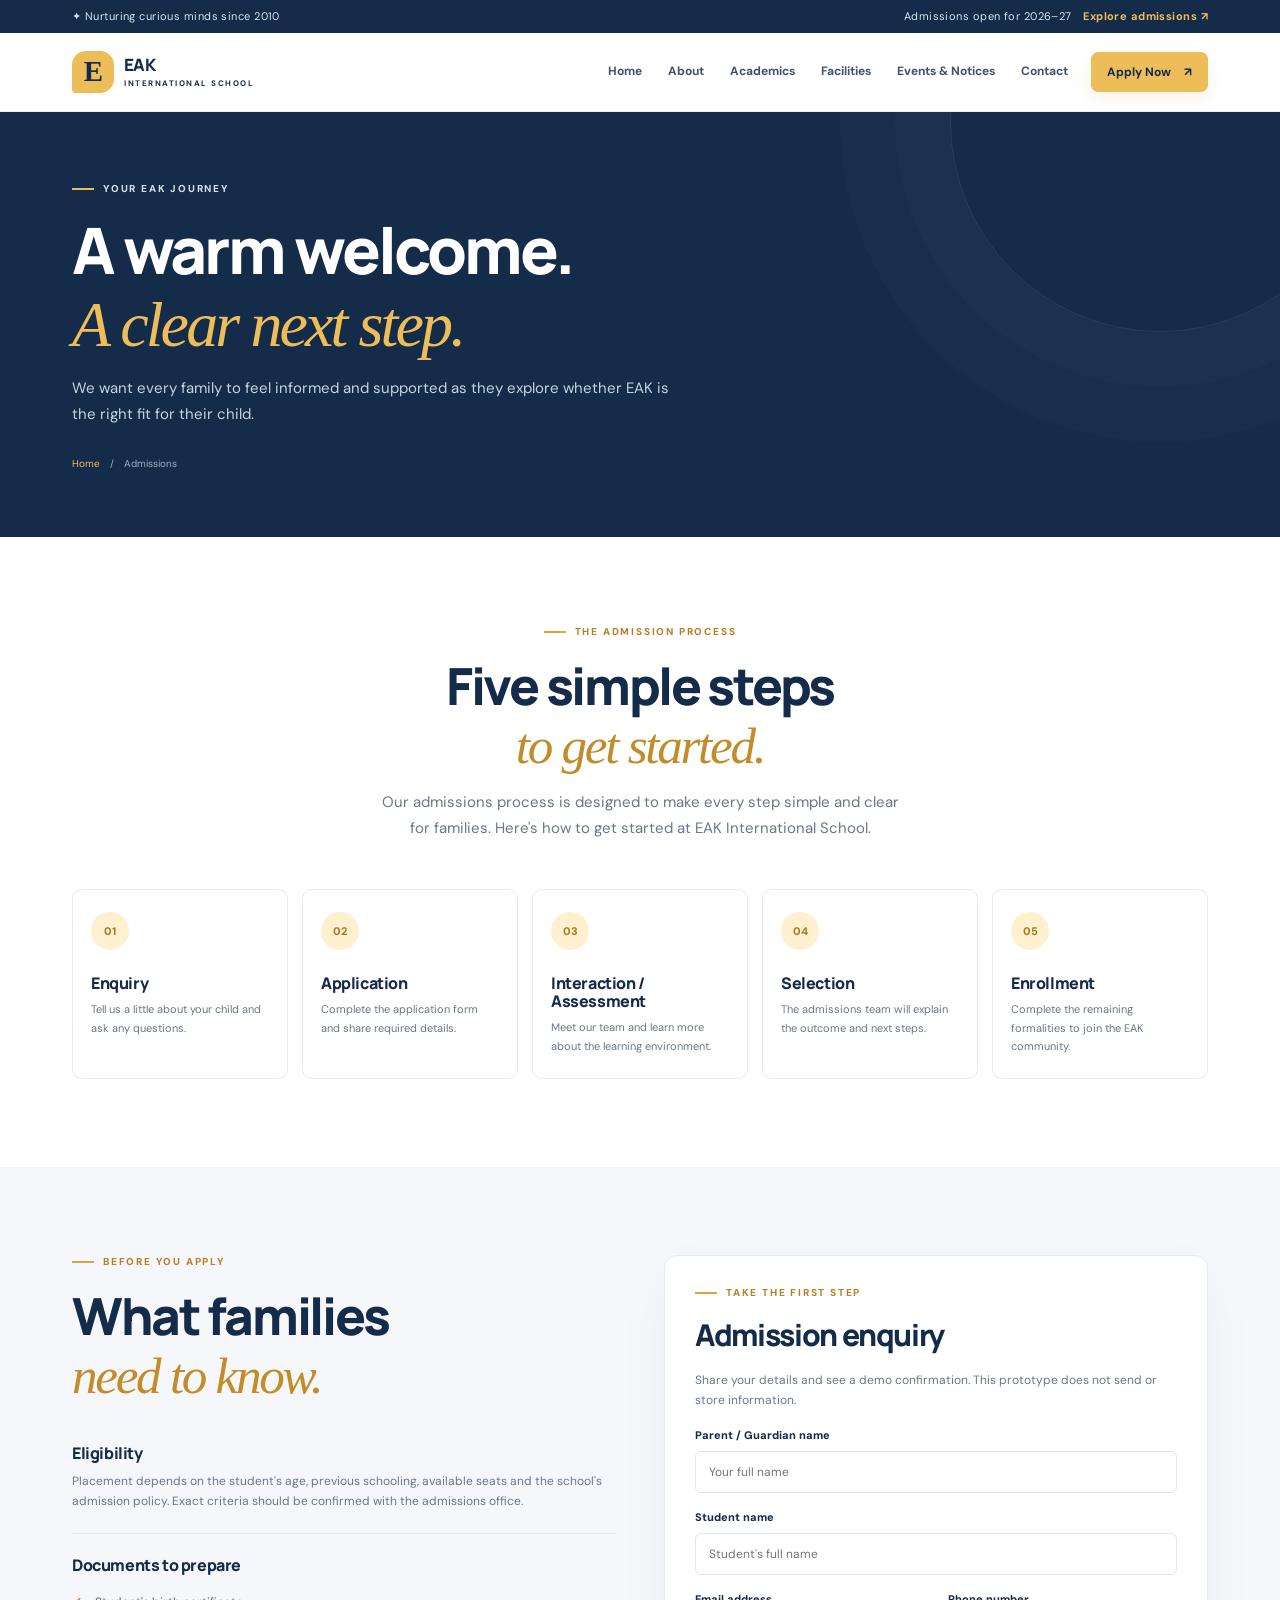
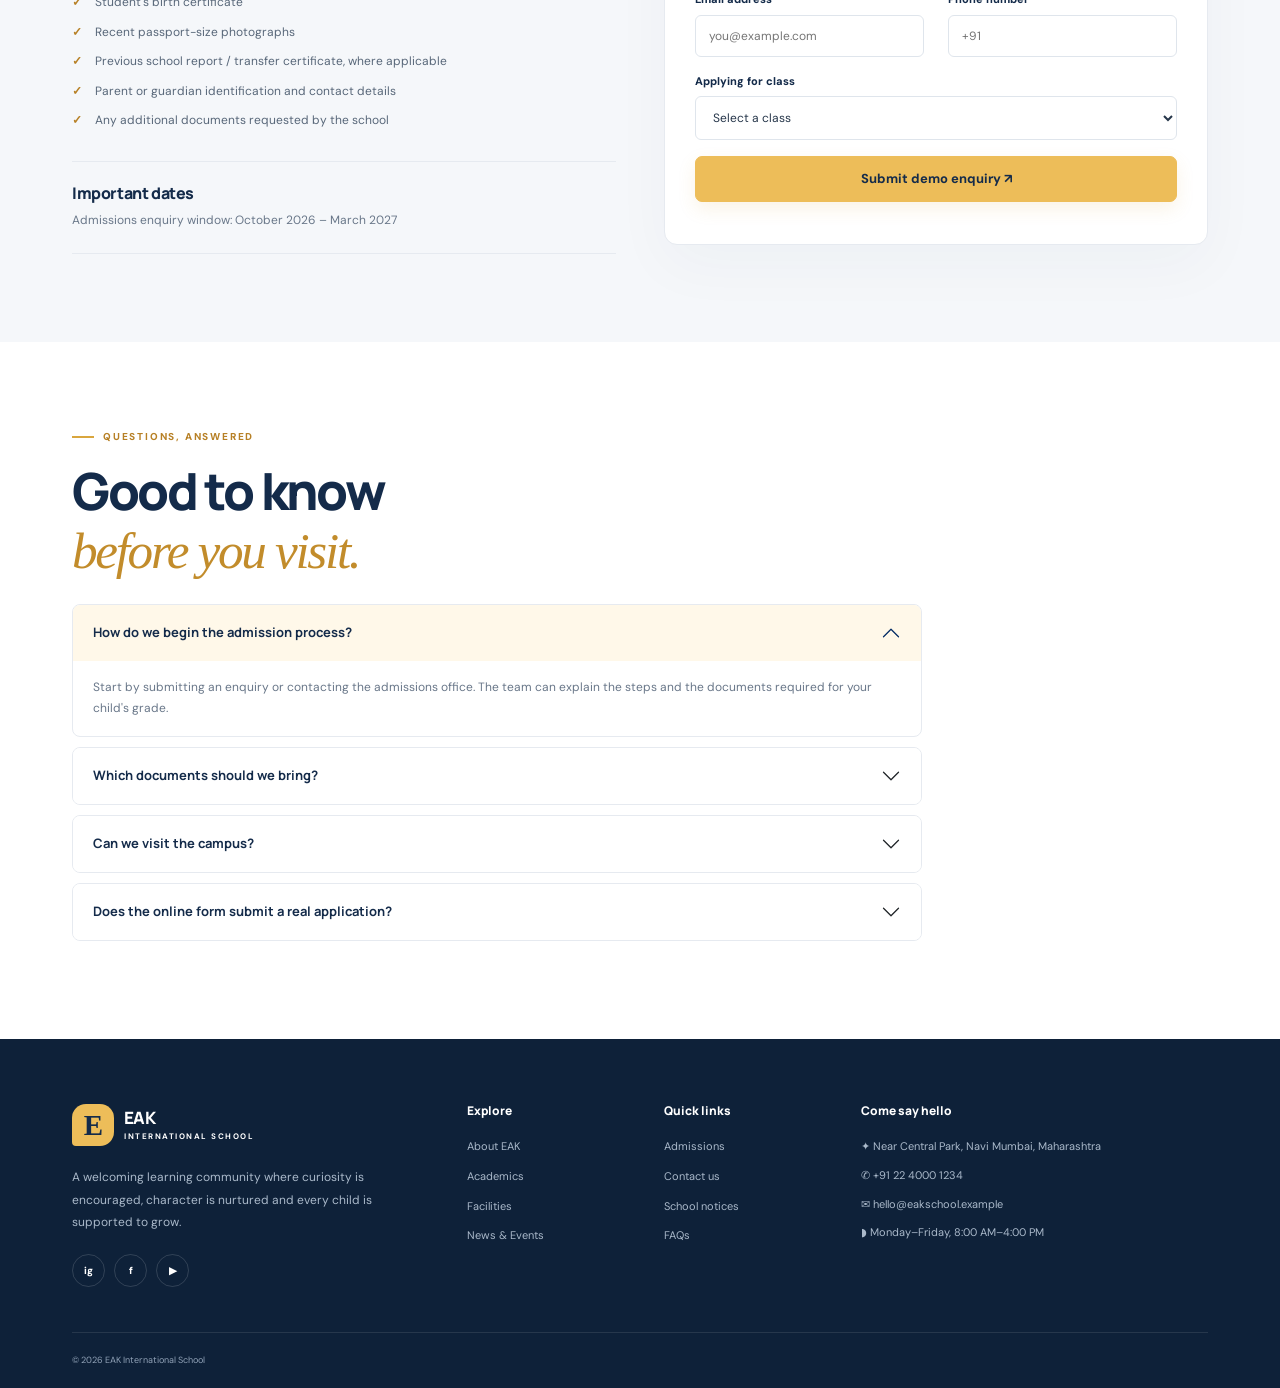
<file: admissions.html>
<!doctype html>
<html lang="en">

<head>
    <meta charset="utf-8">
    <meta name="viewport" content="width=device-width, initial-scale=1">
    <title>Admissions | EAK International School</title>
    <link rel="preconnect" href="https://fonts.googleapis.com">
    <link rel="preconnect" href="https://fonts.gstatic.com" crossorigin>
    <link
        href="https://fonts.googleapis.com/css2?family=DM+Sans:wght@400;500;600;700&family=Manrope:wght@400;500;600;700;800&display=swap"
        rel="stylesheet">
    <link href="https://cdn.jsdelivr.net/npm/bootstrap@5.3.3/dist/css/bootstrap.min.css" rel="stylesheet">
    <link rel="stylesheet" href="css/style.css">
</head>

<body>
    <div class="topbar">
        <div class="container d-flex justify-content-between flex-wrap gap-2"><span>&#10022; Nurturing curious minds
                since 2010</span><span>Admissions open for 2026&ndash;27 <a href="admissions.html">Explore admissions
                    &#8599;</a></span></div>
    </div>
    <nav class="navbar navbar-expand-lg navbar-light sticky-top">
        <div class="container"><a class="navbar-brand brand" href="index.html"><span
                    class="brand-mark">E</span><span>EAK <small>INTERNATIONAL SCHOOL</small></span></a><button
                class="navbar-toggler" type="button" data-bs-toggle="collapse" data-bs-target="#mainNav"
                aria-label="Toggle navigation"><span class="navbar-toggler-icon"></span></button>
            <div class="collapse navbar-collapse" id="mainNav">
                <ul class="navbar-nav ms-auto align-items-lg-center gap-lg-1">
                    <li class="nav-item"><a class="nav-link" href="index.html">Home</a></li>
                    <li class="nav-item"><a class="nav-link" href="about.html">About</a></li>
                    <li class="nav-item"><a class="nav-link" href="academics.html">Academics</a></li>
                    <li class="nav-item"><a class="nav-link" href="facilities.html">Facilities</a></li>
                    <li class="nav-item"><a class="nav-link" href="events.html">Events & Notices</a></li>
                    <li class="nav-item"><a class="nav-link" href="contact.html">Contact</a></li>
                    <li class="nav-item ms-lg-2"><a class="btn btn-gold btn-sm-nav" href="admissions.html">Apply Now
                            <span>&#8599;</span></a></li>
                </ul>
            </div>
        </div>
    </nav>
    <header class="page-hero">
        <div class="container">
            <div class="eyebrow eyebrow-light"><span></span>YOUR EAK JOURNEY</div>
            <h1>A warm welcome.<br><em>A clear next step.</em></h1>
            <p>We want every family to feel informed and supported as they explore whether EAK is the right fit for
                their child.</p>
            <div class="breadcrumb-lite"><a href="index.html">Home</a><span>/</span>Admissions</div>
        </div>
    </header>
    <main>
        <section class="section-pad">
            <div class="container">
                <div class="section-heading text-center mx-auto">
                    <div class="eyebrow justify-content-center"><span></span> THE ADMISSION PROCESS</div>
                    <h2>Five simple steps<br><em>to get started.</em></h2>
                    <p>Our admissions process is designed to make every step simple and clear for families. Here's how to get started at EAK International School.</p>
                </div>
                <div class="process-grid mt-5">
                    <div class="process-step"><span>01</span>
                        <h3>Enquiry</h3>
                        <p>Tell us a little about your child and ask any questions.</p>
                    </div>
                    <div class="process-step"><span>02</span>
                        <h3>Application</h3>
                        <p>Complete the application form and share required details.</p>
                    </div>
                    <div class="process-step"><span>03</span>
                        <h3>Interaction / Assessment</h3>
                        <p>Meet our team and learn more about the learning environment.</p>
                    </div>
                    <div class="process-step"><span>04</span>
                        <h3>Selection</h3>
                        <p>The admissions team will explain the outcome and next steps.</p>
                    </div>
                    <div class="process-step"><span>05</span>
                        <h3>Enrollment</h3>
                        <p>Complete the remaining formalities to join the EAK community.</p>
                    </div>
                </div>
            </div>
        </section>
        <section class="section-pad section-soft">
            <div class="container">
                <div class="row g-5">
                    <div class="col-lg-6">
                        <div class="eyebrow"><span></span> BEFORE YOU APPLY</div>
                        <h2>What families<br><em>need to know.</em></h2>
                        <div class="info-block">
                            <h3>Eligibility</h3>
                            <p>Placement depends on the student's age, previous schooling, available seats and the
                                school's admission policy. Exact criteria should be confirmed with the admissions
                                office.</p>
                        </div>
                        <div class="info-block">
                            <h3>Documents to prepare</h3>
                            <ul class="check-list">
                                <li>Student's birth certificate</li>
                                <li>Recent passport-size photographs</li>
                                <li>Previous school report / transfer certificate, where applicable</li>
                                <li>Parent or guardian identification and contact details</li>
                                <li>Any additional documents requested by the school</li>
                            </ul>
                        </div>
                        <div class="info-block">
                            <h3>Important dates</h3>
                            <p>Admissions enquiry window: October 2026 &ndash; March 2027 </p>
                        </div>
                    </div>
                    <div class="col-lg-6">
                        <div class="form-card">
                            <div class="eyebrow"><span></span> TAKE THE FIRST STEP</div>
                            <h2>Admission enquiry</h2>
                            <p>Share your details and see a demo confirmation. This prototype does not send or store
                                information.</p>
                            <form class="demo-form"
                                data-success="Thank you! Your demo enquiry has been recorded on this page only."><label
                                    for="parentName">Parent / Guardian name</label><input id="parentName"
                                    name="parentName" required placeholder="Your full name"><label
                                    for="studentName">Student name</label><input id="studentName" name="studentName"
                                    required placeholder="Student's full name">
                                <div class="row">
                                    <div class="col-sm-6"><label for="email">Email address</label><input type="email"
                                            id="email" required placeholder="you@example.com"></div>
                                    <div class="col-sm-6"><label for="phone">Phone number</label><input id="phone"
                                            type="tel" required pattern="[0-9+() -]{8,}" placeholder="+91"></div>
                                </div><label for="classChoice">Applying for class</label><select id="classChoice"
                                    required>
                                    <option value="">Select a class</option>
                                    <option>Primary School</option>
                                    <option>Middle School</option>
                                    <option>Secondary School</option>
                                    <option>Senior Secondary</option>
                                </select><button class="btn btn-gold w-100 mt-3" type="submit">Submit demo enquiry
                                    &#8599;</button>
                                <div class="form-message" role="status"></div>
                            </form>
                        </div>
                    </div>
                </div>
            </div>
        </section>
        <section class="section-pad" id="faq">
            <div class="container">
                <div class="section-heading">
                    <div class="eyebrow"><span></span> QUESTIONS, ANSWERED</div>
                    <h2>Good to know<br><em>before you visit.</em></h2>
                </div>
                <div class="accordion faq-accordion mt-4" id="faqAccordion">
                    <div class="accordion-item">
                        <h3 class="accordion-header"><button class="accordion-button" type="button"
                                data-bs-toggle="collapse" data-bs-target="#faq1">How do we begin the admission
                                process?</button></h3>
                        <div id="faq1" class="accordion-collapse collapse show" data-bs-parent="#faqAccordion">
                            <div class="accordion-body">Start by submitting an enquiry or contacting the admissions
                                office. The team can explain the steps and the documents required for your child's
                                grade.</div>
                        </div>
                    </div>
                    <div class="accordion-item">
                        <h3 class="accordion-header"><button class="accordion-button collapsed" type="button"
                                data-bs-toggle="collapse" data-bs-target="#faq2">Which documents should we
                                bring?</button></h3>
                        <div id="faq2" class="accordion-collapse collapse" data-bs-parent="#faqAccordion">
                            <div class="accordion-body">Common documents include a birth certificate, photographs and
                                previous school records where applicable. Please confirm the exact list with the school.
                            </div>
                        </div>
                    </div>
                    <div class="accordion-item">
                        <h3 class="accordion-header"><button class="accordion-button collapsed" type="button"
                                data-bs-toggle="collapse" data-bs-target="#faq3">Can we visit the campus?</button></h3>
                        <div id="faq3" class="accordion-collapse collapse" data-bs-parent="#faqAccordion">
                            <div class="accordion-body">Families can use the contact page to request a visit. A real
                                school would confirm available dates and visiting arrangements.</div>
                        </div>
                    </div>
                    <div class="accordion-item">
                        <h3 class="accordion-header"><button class="accordion-button collapsed" type="button"
                                data-bs-toggle="collapse" data-bs-target="#faq4">Does the online form submit a real
                                application?</button></h3>
                        <div id="faq4" class="accordion-collapse collapse" data-bs-parent="#faqAccordion">
                            <div class="accordion-body">No. This is a frontend assignment prototype. Form entries are
                                not sent to a server or saved.</div>
                        </div>
                    </div>
                </div>
            </div>
        </section>
    </main>
    <footer class="footer">
        <div class="container">
            <div class="row g-5">
                <div class="col-lg-4"><a class="navbar-brand brand brand-footer" href="index.html"><span
                            class="brand-mark">E</span><span>EAK <small>INTERNATIONAL SCHOOL</small></span></a>
                    <p class="footer-intro">A welcoming learning community where curiosity is encouraged, character is
                        nurtured and every child is supported to grow.</p>
                    <div class="socials"><a href="#" aria-label="Instagram">ig</a><a href="#"
                            aria-label="Facebook">f</a><a href="#" aria-label="YouTube">&#9654;</a></div>
                </div>
                <div class="col-6 col-lg-2">
                    <h4>Explore</h4><a href="about.html">About EAK</a><a href="academics.html">Academics</a><a
                        href="facilities.html">Facilities</a><a href="events.html">News & Events</a>
                </div>
                <div class="col-6 col-lg-2">
                    <h4>Quick links</h4><a href="admissions.html">Admissions</a><a href="contact.html">Contact us</a><a
                        href="events.html">School notices</a><a href="admissions.html#faq">FAQs</a>
                </div>
                <div class="col-lg-4">
                    <h4>Come say hello</h4>
                    <p class="footer-contact">&#10022; Near Central Park, Navi Mumbai, Maharashtra</p>
                    <p class="footer-contact">&#9990; +91 22 4000 1234</p>
                    <p class="footer-contact">&#9993; hello@eakschool.example</p>
                    <p class="footer-contact">&#9687; Monday&ndash;Friday, 8:00 AM&ndash;4:00 PM</p>
                </div>
            </div>
            <div class="footer-bottom"><span>&#169; 2026 EAK International School </span></div>
        </div>
    </footer>
    <script src="https://cdn.jsdelivr.net/npm/bootstrap@5.3.3/dist/js/bootstrap.bundle.min.js"></script>
    <script src="js/script.js"></script>
</body>

</html>
</file>
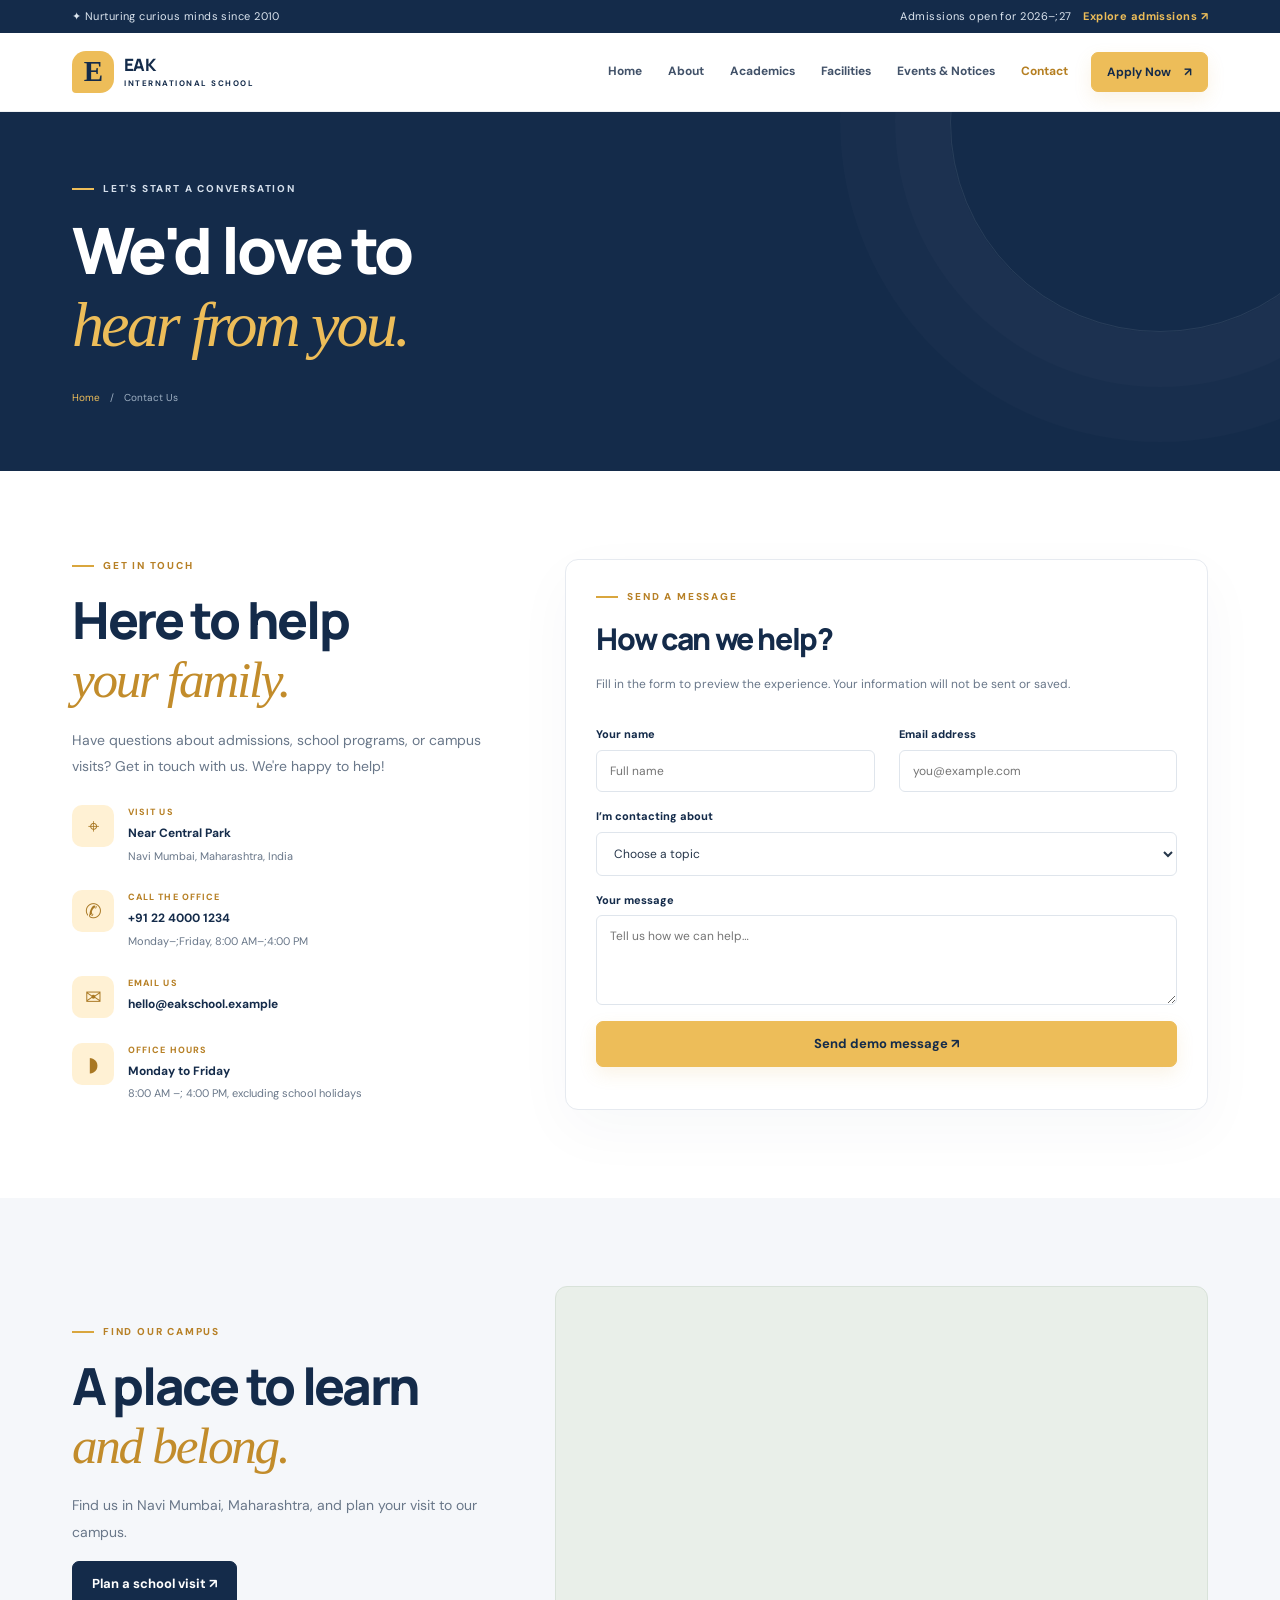
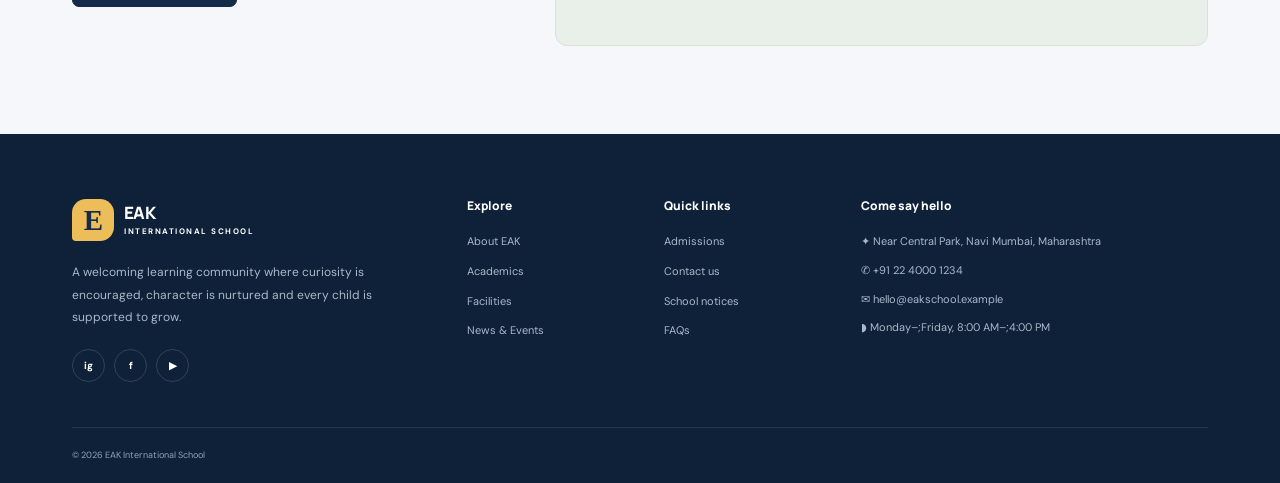
<file: contact.html>
<!doctype html>
<html lang="en">

<head>
    <meta charset="utf-8">
    <meta name="viewport" content="width=device-width, initial-scale=1">
    <title>Contact Us | EAK International School</title>
    <link rel="preconnect" href="https://fonts.googleapis.com">
    <link rel="preconnect" href="https://fonts.gstatic.com" crossorigin>
    <link
        href="https://fonts.googleapis.com/css2?family=DM+Sans:wght@400;500;600;700&family=Manrope:wght@400;500;600;700;800&display=swap"
        rel="stylesheet">
    <link href="https://cdn.jsdelivr.net/npm/bootstrap@5.3.3/dist/css/bootstrap.min.css" rel="stylesheet">
    <link rel="stylesheet" href="css/style.css">
</head>

<body>
    <div class="topbar">
        <div class="container d-flex justify-content-between flex-wrap gap-2"><span>&#10022; Nurturing curious minds
                since 2010</span><span>Admissions open for 2026&ndash;;27 <a href="admissions.html">Explore admissions
                    &#8599;</a></span></div>
    </div>
    <nav class="navbar navbar-expand-lg navbar-light sticky-top">
        <div class="container"><a class="navbar-brand brand" href="index.html"><span
                    class="brand-mark">E</span><span>EAK <small>INTERNATIONAL SCHOOL</small></span></a><button
                class="navbar-toggler" type="button" data-bs-toggle="collapse" data-bs-target="#mainNav"
                aria-label="Toggle navigation"><span class="navbar-toggler-icon"></span></button>
            <div class="collapse navbar-collapse" id="mainNav">
                <ul class="navbar-nav ms-auto align-items-lg-center gap-lg-1">
                    <li class="nav-item"><a class="nav-link" href="index.html">Home</a></li>
                    <li class="nav-item"><a class="nav-link" href="about.html">About</a></li>
                    <li class="nav-item"><a class="nav-link" href="academics.html">Academics</a></li>
                    <li class="nav-item"><a class="nav-link" href="facilities.html">Facilities</a></li>
                    <li class="nav-item"><a class="nav-link" href="events.html">Events & Notices</a></li>
                    <li class="nav-item"><a class="nav-link active" href="contact.html">Contact</a></li>
                    <li class="nav-item ms-lg-2"><a class="btn btn-gold btn-sm-nav" href="admissions.html">Apply Now
                            <span>&#8599;</span></a></li>
                </ul>
            </div>
        </div>
    </nav>
    <header class="page-hero">
        <div class="container">
            <div class="eyebrow eyebrow-light"><span></span>LET'S START A CONVERSATION</div>
            <h1>We'd love to<br><em>hear from you.</em></h1>
            
            <div class="breadcrumb-lite"><a href="index.html">Home</a><span>/</span>Contact Us</div>
        </div>
    </header>
    <main>
        <section class="section-pad">
            <div class="container">
                <div class="row g-5">
                    <div class="col-lg-5">
                        <div class="eyebrow"><span></span> GET IN TOUCH</div>
                        <h2>Here to help<br><em>your family.</em></h2>
                        <p class="body-copy">Have questions about admissions, school programs, or campus visits? Get in touch with us. We're happy to help!</p>
                        <div class="contact-detail"><span>⌖</span>
                            <div><small>VISIT US</small><strong>Near Central Park</strong>
                                <p>Navi Mumbai, Maharashtra, India</p>
                            </div>
                        </div>
                        <div class="contact-detail"><span>✆</span>
                            <div><small>CALL THE OFFICE</small><strong>+91 22 4000 1234</strong>
                                <p>Monday&ndash;;Friday, 8:00 AM&ndash;;4:00 PM</p>
                            </div>
                        </div>
                        <div class="contact-detail"><span>✉</span>
                            <div><small>EMAIL US</small><strong>hello@eakschool.example</strong>
                               
                            </div>
                        </div>
                        <div class="contact-detail"><span>&#9687;</span>
                            <div><small>OFFICE HOURS</small><strong>Monday to Friday</strong>
                                <p>8:00 AM &ndash;; 4:00 PM, excluding school holidays</p>
                            </div>
                        </div>
                    </div>
                    <div class="col-lg-7">
                        <div class="form-card">
                            <div class="eyebrow"><span></span> SEND A MESSAGE</div>
                            <h2>How can we help?</h2>
                            <p>Fill in the form to preview the experience. Your information will not be sent or saved.
                            </p>
                            <form class="demo-form"
                                data-success="Thanks for reaching out! This is a demo form, so your message has not been sent.">
                                <div class="row">
                                    <div class="col-sm-6"><label for="contactName">Your name</label><input
                                            id="contactName" required placeholder="Full name"></div>
                                    <div class="col-sm-6"><label for="contactEmail">Email address</label><input
                                            id="contactEmail" type="email" required placeholder="you@example.com"></div>
                                </div><label for="contactSubject">I’m contacting about</label><select
                                    id="contactSubject" required>
                                    <option value="">Choose a topic</option>
                                    <option>Admissions enquiry</option>
                                    <option>Academics</option>
                                    <option>Campus visit</option>
                                    <option>General question</option>
                                </select><label for="contactMessage">Your message</label><textarea id="contactMessage"
                                    rows="4" required placeholder="Tell us how we can help…"></textarea><button
                                    type="submit" class="btn btn-gold w-100 mt-3">Send demo message &#8599;</button>
                                <div class="form-message" role="status"></div>
                            </form>
                        </div>
                    </div>
                </div>
            </div>
        </section>
        <section class="section-pad section-soft">
            <div class="container">
                <div class="row align-items-center g-4">
                    <div class="col-lg-5">
                        <div class="eyebrow"><span></span> FIND OUR CAMPUS</div>
                        <h2>A place to learn<br><em>and belong.</em></h2>
                        <p class="body-copy">Find us in Navi Mumbai, Maharashtra, and plan your visit to our campus.</p><a href="admissions.html"
                            class="btn btn-navy">Plan a school visit &#8599;</a>
                    </div>
                    <div class="col-lg-7">
                        <div class="map-placeholder">
                            <div class="map-grid"></div>
                            <iframe src="https://www.google.com/maps?q=Panvel,Maharashtra&output=embed" width="100%"
                                height="400" style="border:0;" allowfullscreen="" loading="lazy">
                            </iframe>
                        </div>
                    </div>
                </div>
        </section>
    </main>
    <footer class="footer">
        <div class="container">
            <div class="row g-5">
                <div class="col-lg-4"><a class="navbar-brand brand brand-footer" href="index.html"><span
                            class="brand-mark">E</span><span>EAK <small>INTERNATIONAL SCHOOL</small></span></a>
                    <p class="footer-intro">A welcoming learning community where curiosity is encouraged, character is
                        nurtured and every child is supported to grow.</p>
                    <div class="socials"><a href="#" aria-label="Instagram">ig</a><a href="#"
                            aria-label="Facebook">f</a><a href="#" aria-label="YouTube">&#9654;</a></div>
                </div>
                <div class="col-6 col-lg-2">
                    <h4>Explore</h4><a href="about.html">About EAK</a><a href="academics.html">Academics</a><a
                        href="facilities.html">Facilities</a><a href="events.html">News & Events</a>
                </div>
                <div class="col-6 col-lg-2">
                    <h4>Quick links</h4><a href="admissions.html">Admissions</a><a href="contact.html">Contact us</a><a
                        href="events.html">School notices</a><a href="admissions.html#faq">FAQs</a>
                </div>
                <div class="col-lg-4">
                    <h4>Come say hello</h4>
                    <p class="footer-contact">&#10022; Near Central Park, Navi Mumbai, Maharashtra</p>
                    <p class="footer-contact">&#9990; +91 22 4000 1234</p>
                    <p class="footer-contact">&#9993; hello@eakschool.example</p>
                    <p class="footer-contact">&#9687; Monday&ndash;;Friday, 8:00 AM&ndash;;4:00 PM</p>
                </div>
            </div>
            <div class="footer-bottom"><span>&#169; 2026 EAK International School </span></div>
        </div>
    </footer>
    <script src="https://cdn.jsdelivr.net/npm/bootstrap@5.3.3/dist/js/bootstrap.bundle.min.js"></script>
    <script src="js/script.js"></script>
</body>

</html>
</file>
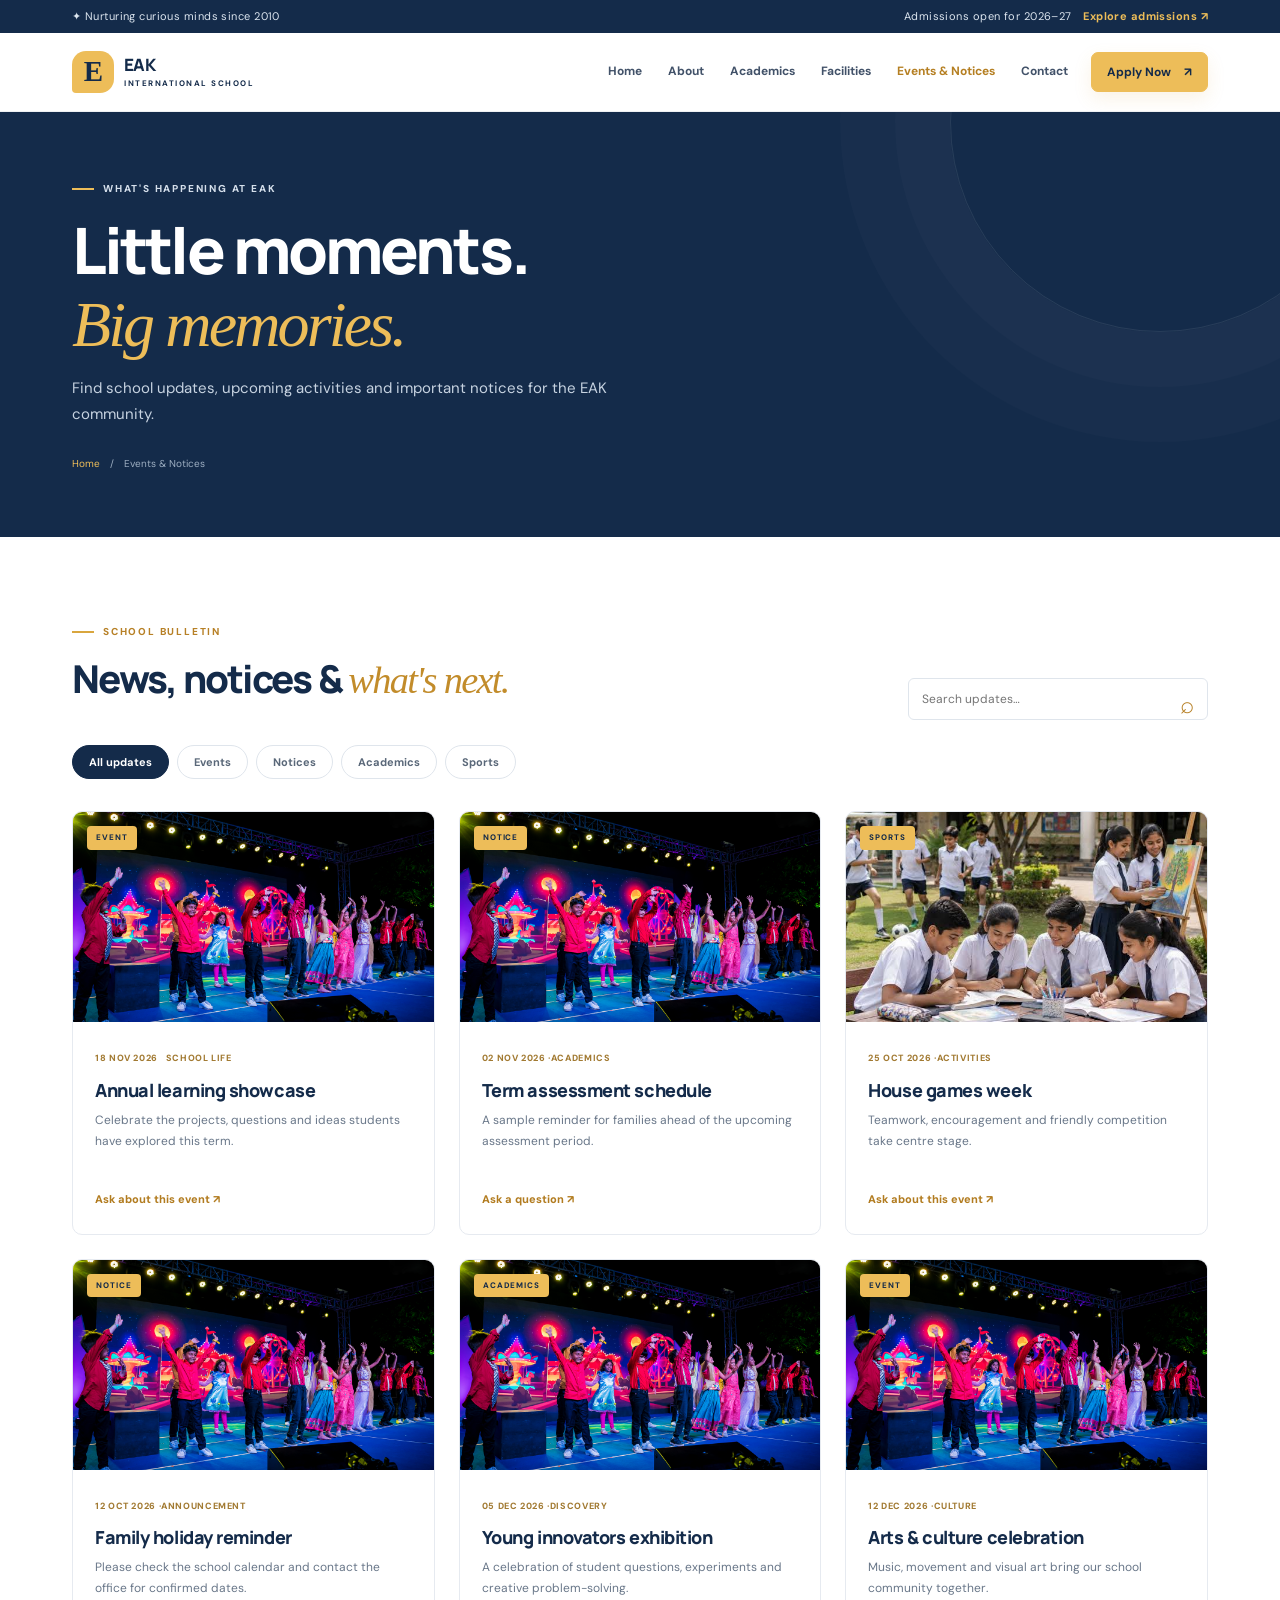
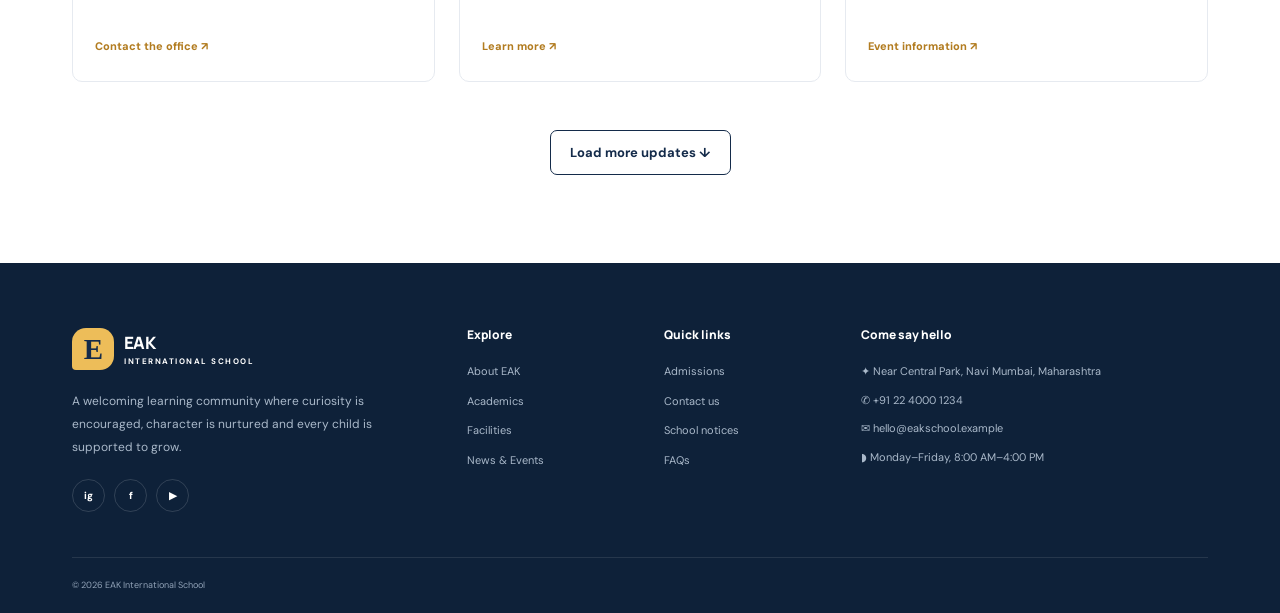
<file: events.html>
<!doctype html>
<html lang="en">

<head>
    <meta charset="utf-8">
    <meta name="viewport" content="width=device-width, initial-scale=1">
    <title>Events & Notices | EAK International School</title>
    <link rel="preconnect" href="https://fonts.googleapis.com">
    <link rel="preconnect" href="https://fonts.gstatic.com" crossorigin>
    <link
        href="https://fonts.googleapis.com/css2?family=DM+Sans:wght@400;500;600;700&family=Manrope:wght@400;500;600;700;800&display=swap"
        rel="stylesheet">
    <link href="https://cdn.jsdelivr.net/npm/bootstrap@5.3.3/dist/css/bootstrap.min.css" rel="stylesheet">
    <link rel="stylesheet" href="css/style.css">
</head>

<body>
    <div class="topbar">
        <div class="container d-flex justify-content-between flex-wrap gap-2"><span>&#10022; Nurturing curious minds
                since 2010</span><span>Admissions open for 2026&ndash;27 <a href="admissions.html">Explore admissions
                    &#8599;</a></span></div>
    </div>
    <nav class="navbar navbar-expand-lg navbar-light sticky-top">
        <div class="container"><a class="navbar-brand brand" href="index.html"><span
                    class="brand-mark">E</span><span>EAK <small>INTERNATIONAL SCHOOL</small></span></a><button
                class="navbar-toggler" type="button" data-bs-toggle="collapse" data-bs-target="#mainNav"
                aria-label="Toggle navigation"><span class="navbar-toggler-icon"></span></button>
            <div class="collapse navbar-collapse" id="mainNav">
                <ul class="navbar-nav ms-auto align-items-lg-center gap-lg-1">
                    <li class="nav-item"><a class="nav-link" href="index.html">Home</a></li>
                    <li class="nav-item"><a class="nav-link" href="about.html">About</a></li>
                    <li class="nav-item"><a class="nav-link" href="academics.html">Academics</a></li>
                    <li class="nav-item"><a class="nav-link" href="facilities.html">Facilities</a></li>
                    <li class="nav-item"><a class="nav-link active" href="events.html">Events & Notices</a></li>
                    <li class="nav-item"><a class="nav-link" href="contact.html">Contact</a></li>
                    <li class="nav-item ms-lg-2"><a class="btn btn-gold btn-sm-nav" href="admissions.html">Apply Now
                            <span>&#8599;</span></a></li>
                </ul>
            </div>
        </div>
    </nav>
    <header class="page-hero">
        <div class="container">
            <div class="eyebrow eyebrow-light"><span></span>WHAT'S HAPPENING AT EAK</div>
            <h1>Little moments.<br><em>Big memories.</em></h1>
            <p>Find school updates, upcoming activities and important notices for the EAK community.</p>
            <div class="breadcrumb-lite"><a href="index.html">Home</a><span>/</span>Events & Notices</div>
        </div>
    </header>
    <main>
        <section class="section-pad">
            <div class="container">
                <div class="events-toolbar">
                    <div>
                        <div class="eyebrow"><span></span> SCHOOL BULLETIN</div>
                        <h2>News, notices & <em>what's next.</em></h2>
                    </div>
                    <div class="event-search"><label class="visually-hidden" for="eventSearch">Search
                            events</label><input id="eventSearch" type="search"
                            placeholder="Search updates…"><span>⌕</span></div>
                </div>
                <div class="filter-row" role="group" aria-label="Filter events"><button class="filter-btn active"
                        data-filter="all">All updates</button><button class="filter-btn"
                        data-filter="event">Events</button><button class="filter-btn"
                        data-filter="notice">Notices</button><button class="filter-btn"
                        data-filter="academic">Academics</button><button class="filter-btn"
                        data-filter="sports">Sports</button></div>
                <div class="row g-4 mt-2" id="eventList">
                    <div class="col-md-6 col-lg-4 event-item" data-category="event"
                        data-search="annual learning showcase projects student event">
                        <article class="news-card">
                            <div class="news-image"><img src="images/images10.jpg"
                                    alt="School event"><span>EVENT</span></div>
                            <div class="news-body"><small>18 NOV 2026 &nbsp; SCHOOL LIFE</small>
                                <h3>Annual learning showcase</h3>
                                <p>Celebrate the projects, questions and ideas students have explored this term.</p><a
                                    href="contact.html">Ask about this event &#8599;</a>
                            </div>
                        </article>
                    </div>
                    <div class="col-md-6 col-lg-4 event-item" data-category="academic notice"
                        data-search="term assessment schedule exam notice academic">
                        <article class="news-card">
                            <div class="news-image"><img src="images/images10.jpg"
                                    alt="Books and notes"><span>NOTICE</span></div>
                            <div class="news-body"><small>02 NOV 2026 &#183;ACADEMICS</small>
                                <h3>Term assessment schedule</h3>
                                <p>A sample reminder for families ahead of the upcoming assessment period.</p><a
                                    href="contact.html">Ask a question &#8599;</a>
                            </div>
                        </article>
                    </div>
                    <div class="col-md-6 col-lg-4 event-item" data-category="sports event"
                        data-search="house games sports teamwork competition">
                        <article class="news-card">
                            <div class="news-image"><img src="images/images.jpg"
                                    alt="School sports"><span>SPORTS</span></div>
                            <div class="news-body"><small>25 OCT 2026 &#183;ACTIVITIES</small>
                                <h3>House games week</h3>
                                <p>Teamwork, encouragement and friendly competition take centre stage.</p><a
                                    href="contact.html">Ask about this event &#8599;</a>
                            </div>
                        </article>
                    </div>
                    <div class="col-md-6 col-lg-4 event-item" data-category="notice"
                        data-search="holiday notice school closure family">
                        <article class="news-card">
                            <div class="news-image"><img src="images/images10.jpg"
                                    alt="Child smiling"><span>NOTICE</span></div>
                            <div class="news-body"><small>12 OCT 2026 &#183;ANNOUNCEMENT</small>
                                <h3>Family holiday reminder</h3>
                                <p>Please check the school calendar and contact the office for confirmed dates.</p><a
                                    href="contact.html">Contact the office &#8599;</a>
                            </div>
                        </article>
                    </div>
                    <div class="col-md-6 col-lg-4 event-item" data-category="academic event"
                        data-search="science exhibition innovation experiments learning">
                        <article class="news-card">
                            <div class="news-image"><img src="images/images10.jpg"
                                    alt="Science lab"><span>ACADEMICS</span></div>
                            <div class="news-body"><small>05 DEC 2026 &#183;DISCOVERY</small>
                                <h3>Young innovators exhibition</h3>
                                <p>A celebration of student questions, experiments and creative problem-solving.</p><a
                                    href="contact.html">Learn more &#8599;</a>
                            </div>
                        </article>
                    </div>
                    <div class="col-md-6 col-lg-4 event-item" data-category="event"
                        data-search="cultural festival music dance art performance">
                        <article class="news-card">
                            <div class="news-image"><img src="images/images10.jpg"
                                    alt="Stage performance"><span>EVENT</span></div>
                            <div class="news-body"><small>12 DEC 2026 &#183;CULTURE</small>
                                <h3>Arts & culture celebration</h3>
                                <p>Music, movement and visual art bring our school community together.</p><a
                                    href="contact.html">Event information &#8599;</a>
                            </div>
                        </article>
                    </div>
                </div>
                <div class="empty-state" id="emptyEvents" hidden>No updates match your search. Try a different word or
                    category.</div>
                <div class="text-center mt-5"><button class="btn btn-outline-navy" id="loadMoreEvents">Load more updates
                        &#8595;</button>
                    
                </div>
                
            </div>
        </section>
    </main>
    <footer class="footer">
        <div class="container">
            <div class="row g-5">
                <div class="col-lg-4"><a class="navbar-brand brand brand-footer" href="index.html"><span
                            class="brand-mark">E</span><span>EAK <small>INTERNATIONAL SCHOOL</small></span></a>
                    <p class="footer-intro">A welcoming learning community where curiosity is encouraged, character is
                        nurtured and every child is supported to grow.</p>
                    <div class="socials"><a href="#" aria-label="Instagram">ig</a><a href="#"
                            aria-label="Facebook">f</a><a href="#" aria-label="YouTube">&#9654;</a></div>
                </div>
                <div class="col-6 col-lg-2">
                    <h4>Explore</h4><a href="about.html">About EAK</a><a href="academics.html">Academics</a><a
                        href="facilities.html">Facilities</a><a href="events.html">News & Events</a>
                </div>
                <div class="col-6 col-lg-2">
                    <h4>Quick links</h4><a href="admissions.html">Admissions</a><a href="contact.html">Contact us</a><a
                        href="events.html">School notices</a><a href="admissions.html#faq">FAQs</a>
                </div>
                <div class="col-lg-4">
                    <h4>Come say hello</h4>
                    <p class="footer-contact">&#10022; Near Central Park, Navi Mumbai, Maharashtra</p>
                    <p class="footer-contact">&#9990; +91 22 4000 1234</p>
                    <p class="footer-contact">&#9993; hello@eakschool.example</p>
                    <p class="footer-contact">&#9687; Monday&ndash;Friday, 8:00 AM&ndash;4:00 PM</p>
                </div>
            </div>
            <div class="footer-bottom"><span>&#169; 2026 EAK International School</span></div>
        </div>
    </footer>
    <script src="https://cdn.jsdelivr.net/npm/bootstrap@5.3.3/dist/js/bootstrap.bundle.min.js"></script>
    <script src="js/script.js"></script>
</body>

</html>
</file>
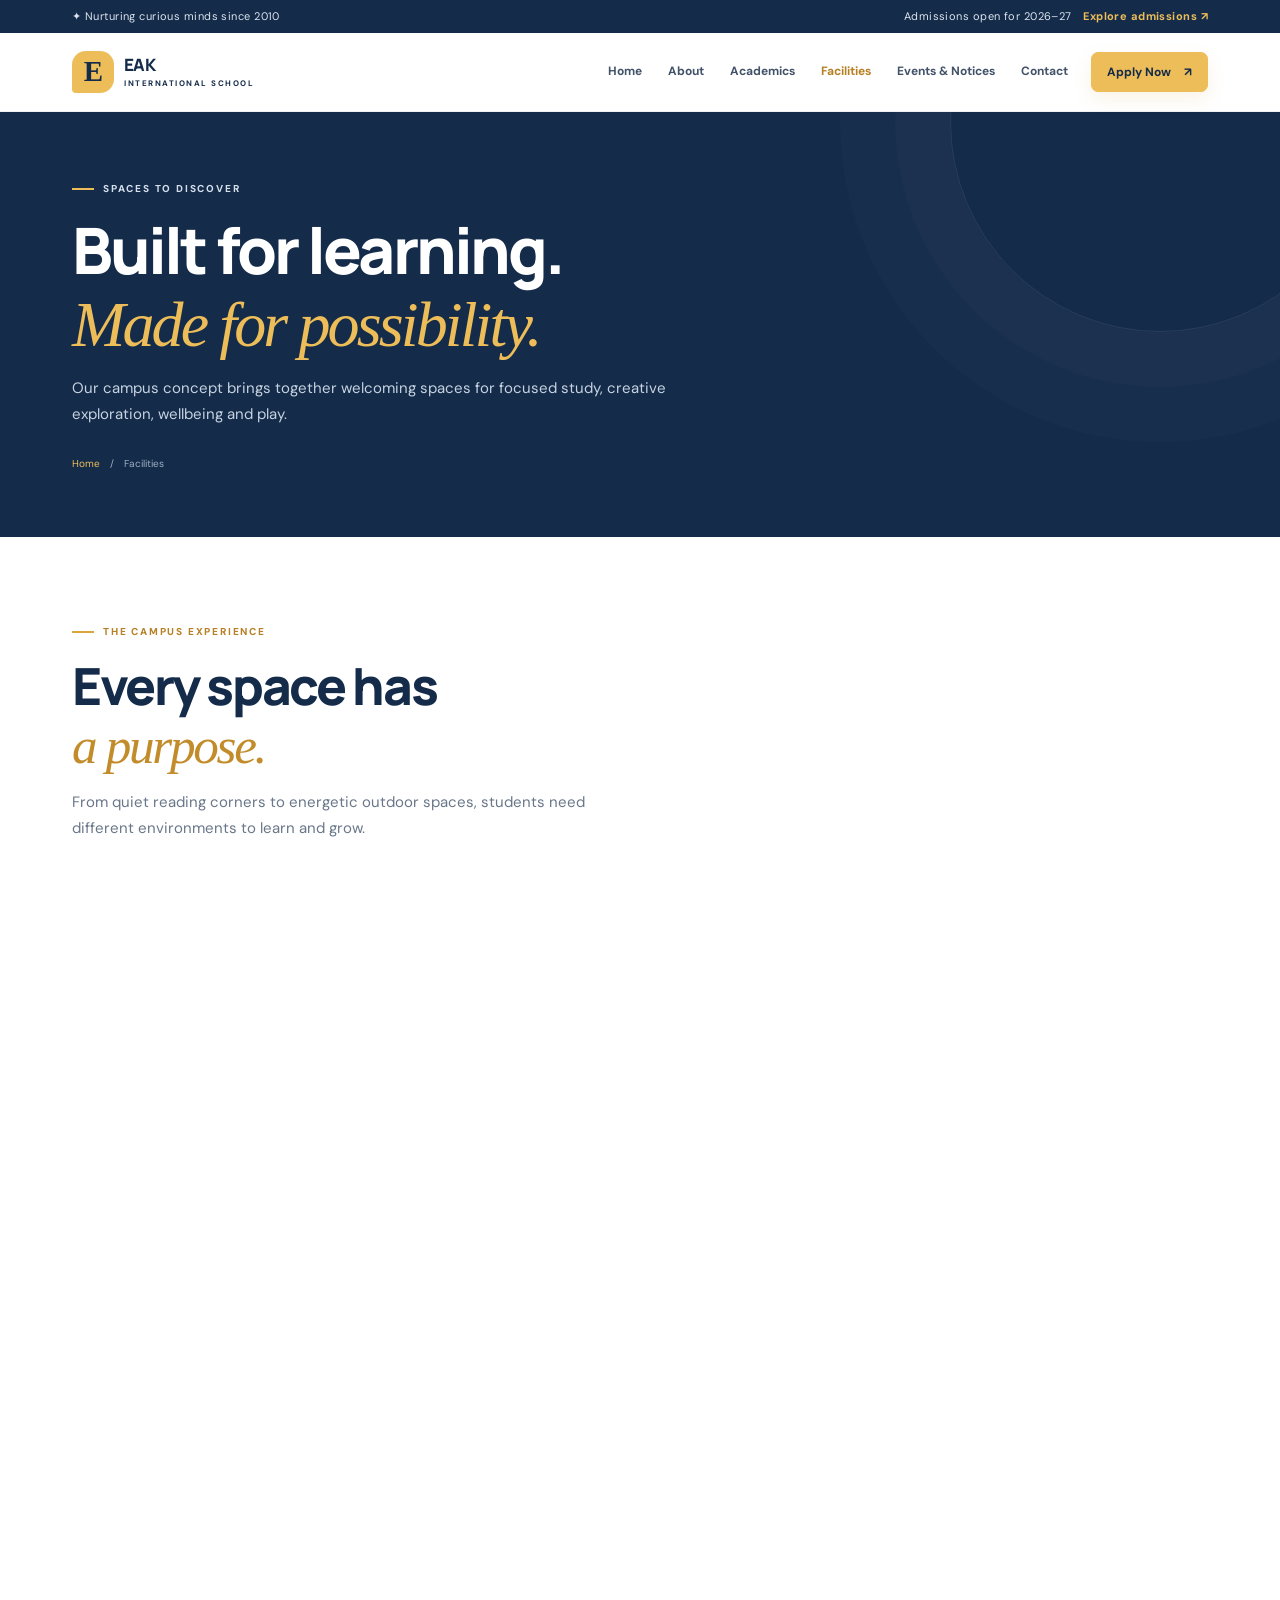
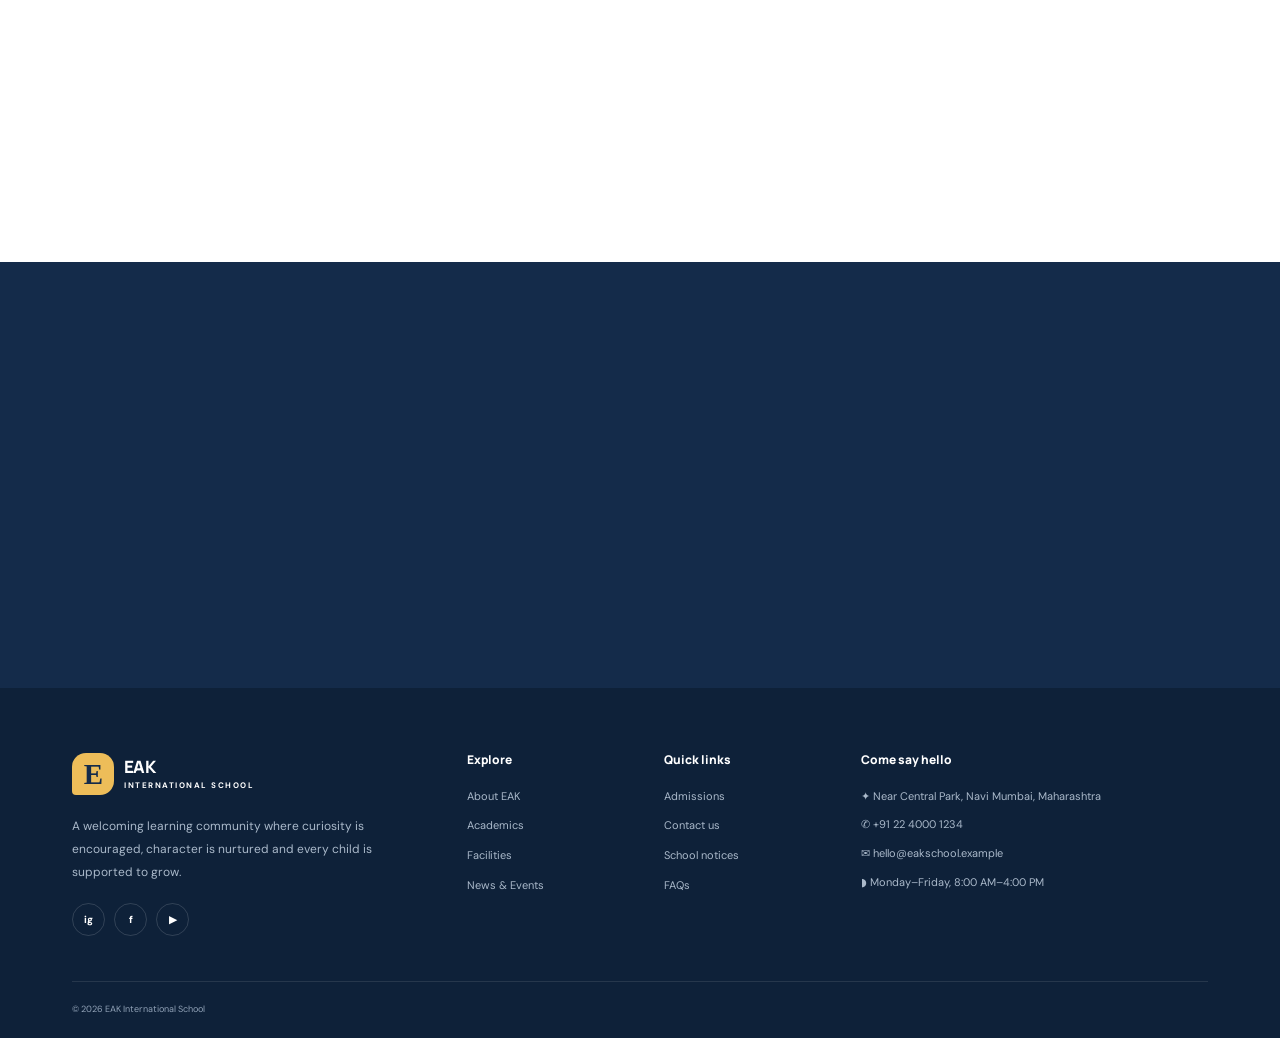
<file: facilities.html>
<!doctype html>
<html lang="en">

<head>
    <meta charset="utf-8">
    <meta name="viewport" content="width=device-width, initial-scale=1">
    <title>Facilities | EAK International School</title>
    <link rel="preconnect" href="https://fonts.googleapis.com">
    <link rel="preconnect" href="https://fonts.gstatic.com" crossorigin>
    <link
        href="https://fonts.googleapis.com/css2?family=DM+Sans:wght@400;500;600;700&family=Manrope:wght@400;500;600;700;800&display=swap"
        rel="stylesheet">
    <link href="https://cdn.jsdelivr.net/npm/bootstrap@5.3.3/dist/css/bootstrap.min.css" rel="stylesheet">
    <link rel="stylesheet"
href="https://unpkg.com/aos@2.3.1/dist/aos.css">
    <link rel="stylesheet" href="css/style.css">
</head>

<body>
    <div class="topbar">
        <div class="container d-flex justify-content-between flex-wrap gap-2"><span>&#10022; Nurturing curious minds
                since 2010</span><span>Admissions open for 2026&ndash;27 <a href="admissions.html">Explore admissions
                    &#8599;</a></span></div>
    </div>
    <nav class="navbar navbar-expand-lg navbar-light sticky-top">
        <div class="container"><a class="navbar-brand brand" href="index.html"><span
                    class="brand-mark">E</span><span>EAK <small>INTERNATIONAL SCHOOL</small></span></a><button
                class="navbar-toggler" type="button" data-bs-toggle="collapse" data-bs-target="#mainNav"
                aria-label="Toggle navigation"><span class="navbar-toggler-icon"></span></button>
            <div class="collapse navbar-collapse" id="mainNav">
                <ul class="navbar-nav ms-auto align-items-lg-center gap-lg-1">
                    <li class="nav-item"><a class="nav-link" href="index.html">Home</a></li>
                    <li class="nav-item"><a class="nav-link" href="about.html">About</a></li>
                    <li class="nav-item"><a class="nav-link" href="academics.html">Academics</a></li>
                    <li class="nav-item"><a class="nav-link active" href="facilities.html">Facilities</a></li>
                    <li class="nav-item"><a class="nav-link" href="events.html">Events & Notices</a></li>
                    <li class="nav-item"><a class="nav-link" href="contact.html">Contact</a></li>
                    <li class="nav-item ms-lg-2"><a class="btn btn-gold btn-sm-nav" href="admissions.html">Apply Now
                            <span>&#8599;</span></a></li>
                </ul>
            </div>
        </div>
    </nav>
    <header class="page-hero">
        <div class="container">
            <div class="eyebrow eyebrow-light"><span></span>SPACES TO DISCOVER</div>
            <h1>Built for learning.<br><em>Made for possibility.</em></h1>
            <p>Our campus concept brings together welcoming spaces for focused study, creative exploration, wellbeing
                and play.</p>
            <div class="breadcrumb-lite"><a href="index.html">Home</a><span>/</span>Facilities</div>
        </div>
    </header>
    <main>
        <section class="section-pad">
            <div class="container">
                <div class="section-heading" data-aos="fade-right">
                    <div class="eyebrow"><span></span> THE CAMPUS EXPERIENCE</div>
                    <h2>Every space has<br><em>a purpose.</em></h2>
                    <p>From quiet reading corners to energetic outdoor spaces, students need different environments to
                        learn and grow.</p>
                </div>
                <div class="row g-4 mt-3" data-aos="fade-up">
                    <div class="col-md-6 col-lg-4">
                        <article class="facility-card"><img src="images/images5.jpeg"
                                alt="Modern classroom">
                            <div><span>01 / LEARN</span>
                                <h3>Smart classrooms</h3>
                                <p>Flexible learning spaces designed for discussion, collaboration and focused work.</p>
                            </div>
                        </article>
                    </div>
                    <div class="col-md-6 col-lg-4">
                        <article class="facility-card"><img src="images/images9.jpg"
                                alt="Science laboratory">
                            <div><span>02 / EXPLORE</span>
                                <h3>Science laboratories</h3>
                                <p>Hands-on investigation helps students test ideas and understand the world.</p>
                            </div>
                        </article>
                    </div>
                    <div class="col-md-6 col-lg-4">
                        <article class="facility-card"><img src="images/images4.jpg"
                                alt="Library bookshelves">
                            <div><span>03 / IMAGINE</span>
                                <h3>Library & reading</h3>
                                <p>A calm place to discover stories, research new interests and read for pleasure.</p>
                            </div>
                        </article>
                    </div>
                    <div class="col-md-6 col-lg-4">
                        <article class="facility-card"><img src="images/images5.jpeg"
                                alt="Computers in a learning space">
                            <div><span>04 / CREATE</span>
                                <h3>Computer lab</h3>
                                <p>Opportunities to build digital literacy, problem-solving and creative confidence.</p>
                            </div>
                        </article>
                    </div>
                    <div class="col-md-6 col-lg-4">
                        <article class="facility-card"><img src="images/images3.jpg"
                                alt="Students playing sport">
                            <div><span>05 / MOVE</span>
                                <h3>Sports & play</h3>
                                <p>Movement, teamwork and healthy habits are part of a balanced school day.</p>
                            </div>
                        </article>
                    </div>
                    <div class="col-md-6 col-lg-4">
                        <article class="facility-card"><img src="images/images.jpg"
                                alt="Bright dining area">
                            <div><span>06 / CONNECT</span>
                                <h3>Cafeteria & community</h3>
                                <p>Shared spaces encourage friendship, conversation and a sense of belonging.</p>
                            </div>
                        </article>
                    </div>
                </div>
                <div class="notice-box mt-5" data-aos="fade-right"><span>&#10022;</span>
                    <p>Our modern facilities provide a safe, comfortable, and inspiring environment where students can learn, explore, and grow every day.</p>
                </div>
            </div>
        </section>
        <section class="section-pad section-navy">
            <div class="container">
                <div class="row align-items-center g-5">
                    <div class="col-lg-7" data-aos="fade-right">
                        <div class="eyebrow eyebrow-light"><span></span> CARE BEYOND THE CLASSROOM</div>
                        <h2 class="text-white">A safe, supported<br><em>school day.</em></h2>
                        <p class="light-copy">A strong school experience also depends on everyday care. A real campus
                            plan would include clear safeguarding procedures, first-aid support, visitor management and
                            safe transport arrangements.</p>
                    </div>
                    <div class="col-lg-5" data-aos="fade-left">
                        <div class="support-grid">
                            <div><span>&#9825;</span>
                                <h3>Student wellbeing</h3>
                                <p>Care and support when it matters.</p>
                            </div>
                            <div><span>&#8599;</span>
                                <h3>Transport</h3>
                                <p>Clear, family-friendly travel information.</p>
                            </div>
                        </div>
                    </div>
                </div>
            </div>
        </section>
    </main>
    <footer class="footer">
        <div class="container">
            <div class="row g-5">
                <div class="col-lg-4"><a class="navbar-brand brand brand-footer" href="index.html"><span
                            class="brand-mark">E</span><span>EAK <small>INTERNATIONAL SCHOOL</small></span></a>
                    <p class="footer-intro">A welcoming learning community where curiosity is encouraged, character is
                        nurtured and every child is supported to grow.</p>
                    <div class="socials"><a href="#" aria-label="Instagram">ig</a><a href="#"
                            aria-label="Facebook">f</a><a href="#" aria-label="YouTube">&#9654;</a></div>
                </div>
                <div class="col-6 col-lg-2">
                    <h4>Explore</h4><a href="about.html">About EAK</a><a href="academics.html">Academics</a><a
                        href="facilities.html">Facilities</a><a href="events.html">News & Events</a>
                </div>
                <div class="col-6 col-lg-2">
                    <h4>Quick links</h4><a href="admissions.html">Admissions</a><a href="contact.html">Contact us</a><a
                        href="events.html">School notices</a><a href="admissions.html#faq">FAQs</a>
                </div>
                <div class="col-lg-4">
                    <h4>Come say hello</h4>
                    <p class="footer-contact">&#10022; Near Central Park, Navi Mumbai, Maharashtra</p>
                    <p class="footer-contact">&#9990; +91 22 4000 1234</p>
                    <p class="footer-contact">&#9993; hello@eakschool.example</p>
                    <p class="footer-contact">&#9687; Monday&ndash;Friday, 8:00 AM&ndash;4:00 PM</p>
                </div>
            </div>
            <div class="footer-bottom"><span>&#169; 2026 EAK International School</span></div>
        </div>
    </footer>
    <script src="https://cdn.jsdelivr.net/npm/bootstrap@5.3.3/dist/js/bootstrap.bundle.min.js"></script>
    <script src="https://unpkg.com/aos@2.3.1/dist/aos.js"></script>
    <script src="js/script.js"></script>
</body>

</html>
</file>
<file: css/style.css>
:root {
     --navy: #142b4a;
     --navy2: #203e61;
     --gold: #edbd59;
     --gold-dark: #d9a63e;
     --ink: #26364a;
     --muted: #697789;
     --paper: #fff;
     --soft: #f5f7fa;
     --line: #e6eaf0;
     --serif: Georgia, "Times New Roman", serif;
     --sans: "DM Sans", sans-serif;
     --display: "Manrope", sans-serif
 }

 * {
     box-sizing: border-box
 }

 html {
     scroll-behavior: smooth
 }

 body {
     font-family: var(--sans);
     color: var(--ink);
     font-size: 15px;
     line-height: 1.7
 }

 img {
     max-width: 100%;
     display: block
 }

 a {
     text-decoration: none;
     color: inherit;
     transition: .2s ease
 }

 a:hover {
     color: var(--gold-dark)
 }

 h1,
 h2,
 h3,
 h4 {
     font-family: var(--display);
     letter-spacing: -.045em;
     font-weight: 800;
     line-height: 1.13;
     color: var(--navy)
 }

 h1 {
     font-size: clamp(2.8rem, 5.4vw, 5rem)
 }

 h2 {
     font-size: clamp(2.1rem, 4vw, 3.35rem);
     margin-bottom: 1.1rem
 }

 h2 em,
 h1 em {
     font-family: var(--serif);
     font-weight: 400;
     color: #c28c2b
 }

 h3 {
     font-size: 1.2rem;
     letter-spacing: -.025em
 }

 p {
     color: var(--muted)
 }

 .container {
     max-width: 1160px
 }

 .topbar {
     background: var(--navy);
     color: #dce5ef;
     font-size: 11px;
     letter-spacing: .04em;
     padding: 7px 0
 }

 .topbar a {
     color: var(--gold);
     margin-left: 8px;
     font-weight: 700
 }

 .navbar {
     background: rgba(255, 255, 255, .97);
     border-bottom: 1px solid #eef0f3;
     padding: 13px 0;
     z-index: 1000;
     backdrop-filter: blur(12px)
 }

 .brand {
     display: flex;
     align-items: center;
     gap: 10px;
     font-family: var(--display);
     font-weight: 800;
     color: var(--navy);
     font-size: 17px;
     line-height: 1.05;
     letter-spacing: -.04em
 }

 .brand:hover {
     color: var(--navy)
 }

 .brand small {
     display: block;
     font-family: var(--sans);
     font-size: 8px;
     letter-spacing: .19em;
     font-weight: 700;
     margin-top: 5px
 }

 .brand-mark {
     display: grid;
     place-items: center;
     width: 42px;
     height: 42px;
     border-radius: 14px 14px 14px 4px;
     background: var(--gold);
     font-family: var(--serif);
     font-size: 29px;
     color: var(--navy)
 }

 .nav-link {
     font-size: 12px;
     font-weight: 700;
     color: #425269 !important;
     padding: 10px 11px !important
 }

 .nav-link:hover,
 .nav-link.active {
     color: #b57f22 !important
 }

 .btn {
     border-radius: 7px;
     font-family: var(--sans);
     font-size: 13px;
     font-weight: 700;
     padding: 12px 19px;
     transition: transform .2s, background .2s, box-shadow .2s
 }

 .btn:hover {
     transform: translateY(-2px)
 }

 .btn span {
     margin-left: 10px
 }

 .btn-gold {
     background: var(--gold);
     border: 1px solid var(--gold);
     color: var(--navy);
     box-shadow: 0 7px 18px #d6a23b20
 }

 .btn-gold:hover {
     background: #f5ca72;
     border-color: #f5ca72;
     color: var(--navy)
 }

 .btn-sm-nav {
     padding: 10px 15px;
     font-size: 12px
 }

 .btn-outline-light {
     border: 1px solid #ffffff70;
     color: #fff
 }

 .btn-outline-light:hover {
     background: white;
     color: var(--navy)
 }

 .btn-navy {
     background: var(--navy);
     color: #fff;
     border: 1px solid var(--navy)
 }

 .btn-navy:hover {
     background: var(--navy2);
     color: white
 }

 .btn-outline-navy {
     border: 1px solid var(--navy);
     color: var(--navy);
     background: transparent
 }

 .btn-outline-navy:hover {
     background: var(--navy);
     color: white
 }

 .hero {
     position: relative;
     overflow: hidden;
     background: var(--navy);
     padding: 80px 0 78px;
     color: white
 }

 .hero:before {
     content: "";
     position: absolute;
     width: 600px;
     height: 600px;
     border: 1px solid #ffffff0c;
     border-radius: 50%;
     right: -160px;
     top: -290px;
     box-shadow: 0 0 0 65px #ffffff05, 0 0 0 130px #ffffff04
 }

 .hero-shape {
     position: absolute;
     bottom: -190px;
     left: 38%;
     width: 440px;
     height: 440px;
     border: 1px solid #ffffff12;
     border-radius: 50%
 }

 .hero-copy {
     position: relative;
     z-index: 2
 }

 .hero h1 {
     color: white;
     margin: 20px 0 23px
 }

 .hero h1 em {
     color: var(--gold);
     font-style: italic
 }

 .eyebrow {
     display: flex;
     align-items: center;
     gap: 9px;
     color: #b78026;
     font-size: 10px;
     font-weight: 800;
     letter-spacing: .18em;
     line-height: 1.4;
     margin-bottom: 18px
 }

 .eyebrow>span {
     width: 22px;
     height: 2px;
     background: var(--gold-dark);
     display: inline-block
 }

 .eyebrow-light {
     color: #d5dfeb
 }

 .eyebrow-light>span {
     background: var(--gold)
 }

 .hero-lead {
     color: #d5dfeb;
     font-size: 16px;
     line-height: 1.8;
     max-width: 500px
 }

 .hero-proof {
     display: flex;
     align-items: center;
     gap: 14px;
     margin-top: 42px
 }

 .avatar-stack {
     display: flex
 }

 .avatar-stack span {
     width: 32px;
     height: 32px;
     display: grid;
     place-items: center;
     border: 2px solid var(--navy);
     border-radius: 50%;
     margin-left: -7px;
     background: #f5c7a4;
     color: var(--navy);
     font-size: 13px
 }

 .avatar-stack span:first-child {
     margin-left: 0;
     background: #f4d88b
 }

 .avatar-stack span:last-child {
     background: #a9cbbd
 }

 .hero-proof strong,
 .hero-proof small {
     display: block
 }

 .hero-proof strong {
     font-size: 12px
 }

 .hero-proof small {
     font-size: 11px;
     color: #aebed0
 }

 .hero-visual {
     position: relative;
     padding: 0 14px 22px 0
 }

 .hero-visual>img {
     width: 100%;
     height: 475px;
     object-fit: cover;
     border-radius: 180px 180px 15px 15px;
     box-shadow: 0 24px 65px #07162855
 }

 .hero-visual:after {
     content: "";
     position: absolute;
     inset: 13px 0 9px 14px;
     border: 1px solid #e9b95d80;
     border-radius: 180px 180px 15px 15px;
     z-index: 0;
     pointer-events: none
 }

 .hero-visual>img {
     position: relative;
     z-index: 1
 }

 .image-label {
     position: absolute;
     bottom: 45px;
     left: -22px;
     z-index: 3;
     display: flex;
     align-items: center;
     gap: 12px;
     padding: 14px 20px;
     background: #fff;
     border-radius: 10px;
     box-shadow: 0 12px 32px #07162825;
     color: var(--navy)
 }

 .label-icon {
     display: grid;
     place-items: center;
     width: 38px;
     height: 38px;
     background: #fff1d4;
     border-radius: 9px;
     color: #bd8626;
     font-size: 20px
 }

 .image-label strong,
 .image-label small,
 .floating-note strong,
 .floating-note small {
     display: block
 }

 .image-label strong,
 .floating-note strong {
     font-size: 12px
 }

 .image-label small,
 .floating-note small {
     font-size: 10px;
     color: var(--muted)
 }

 .floating-note {
     position: absolute;
     z-index: 3;
     right: -12px;
     top: 72px;
     background: #fff;
     border-radius: 9px;
     padding: 13px 15px;
     display: flex;
     gap: 10px;
     align-items: center;
     box-shadow: 0 12px 32px #07162820;
     color: var(--navy)
 }

 .note-icon {
     display: grid;
     place-items: center;
     background: #dff0e6;
     width: 33px;
     height: 33px;
     border-radius: 50%;
     color: #3a8764;
     font-size: 18px
 }

 .trust-strip {
     padding: 28px 0 15px;
     border-bottom: 1px solid var(--line)
 }

 .trust-strip .col-md-3 {
     border-right: 1px solid var(--line)
 }

 .trust-strip .col-md-3:last-of-type {
     border: 0
 }

 .trust-strip strong {
     display: block;
     font-family: var(--display);
     font-size: 29px;
     color: var(--navy);
     letter-spacing: -.05em
 }

 .trust-strip strong span {
     color: #bd8626
 }

 .trust-strip small {
     font-size: 11px;
     color: var(--muted)
 }

 .demo-note,
 .small-note {
     font-size: 10px;
     color: #8b95a2;
     text-align: center;
     margin: 16px 0 0
 }

 .section-pad {
     padding: 88px 0
 }

 .section-soft {
     background: var(--soft)
 }

 .section-heading {
     max-width: 620px
 }

 .section-heading.text-center {
     max-width: 650px
 }

 .section-heading p {
     max-width: 540px
 }

 .section-heading.text-center p {
     margin-inline: auto
 }

 .section-heading h2 {
     margin-bottom: 15px
 }

 .feature-card {
     height: 100%;
     padding: 28px 22px;
     border: 1px solid var(--line);
     border-radius: 12px;
     background: white;
     transition: transform .25s, box-shadow .25s
 }

 .feature-card:hover,
 .news-card:hover {
     transform: translateY(-5px);
     box-shadow: 0 18px 38px #142b4a0d
 }

 .feature-icon {
     width: 46px;
     height: 46px;
     display: grid;
     place-items: center;
     border-radius: 12px;
     font-size: 22px;
     margin-bottom: 25px
 }

 .peach {
     background: #ffebe2;
     color: #b56d4b
 }

 .mint {
     background: #e0f3e8;
     color: #3b8866
 }

 .lavender {
     background: #eeebff;
     color: #786ac2
 }

 .butter {
     background: #fff3d4;
     color: #bd8626
 }

 .feature-card h3 {
     margin-bottom: 11px
 }

 .feature-card p {
     font-size: 13px;
     min-height: 67px
 }

 .text-link {
     font-size: 12px;
     font-weight: 800;
     color: #b27c20
 }

 .about-image {
     position: relative;
     padding: 0 22px 22px 0
 }

 .about-image>img {
     width: 100%;
     height: 430px;
     object-fit: cover;
     border-radius: 12px 130px 12px 12px
 }

 .about-image:after {
     content: "";
     position: absolute;
     inset: 15px 0 0 15px;
     border: 1px solid #d6a23b;
     z-index: 0;
     border-radius: 12px 130px 12px 12px;
     pointer-events: none
 }

 .about-image>img {
     position: relative;
     z-index: 1
 }

 .image-caption {
     position: absolute;
     bottom: 0;
     right: 0;
     z-index: 2;
     background: white;
     box-shadow: 0 12px 35px #142b4a12;
     border-radius: 9px;
     padding: 15px;
     display: flex;
     align-items: center;
     gap: 12px;
     max-width: 310px
 }

 .image-caption>span {
     width: 36px;
     height: 36px;
     display: grid;
     place-items: center;
     background: #fff1d4;
     border-radius: 8px;
     color: #b78026
 }

 .image-caption strong,
 .image-caption small {
     display: block
 }

 .image-caption strong {
     font-size: 12px;
     color: var(--navy)
 }

 .image-caption small {
     font-size: 10px;
     color: var(--muted)
 }

 .body-copy {
     font-size: 14px;
     line-height: 1.9
 }

 .stage-card {
     padding: 27px;
     border-radius: 12px;
     height: 100%;
     border: 1px solid #e8e8e8;
     transition: transform .2s
 }

 .stage-card:hover {
     transform: translateY(-4px)
 }

 .stage-one {
     background: #fff7ed
 }

 .stage-two {
     background: #eef8f4
 }

 .stage-three {
     background: #f3f0ff
 }

 .stage-four {
     background: #fff8df
 }

 .stage-num {
     font-size: 9px;
     letter-spacing: .15em;
     font-weight: 800;
     color: #667184
 }

 .stage-art {
     font-size: 44px;
     color: #c38b2b;
     margin: 24px 0 13px
 }

 .stage-card h3 {
     font-size: 21px
 }

 .stage-card p {
     font-size: 12px;
     min-height: 61px
 }

 .stage-card>a {
     font-size: 11px;
     font-weight: 800;
     color: #a97823
 }

 .section-navy {
     background: var(--navy)
 }

 .section-navy h2 em {
     color: var(--gold)
 }

 .section-navy .btn {
     margin-bottom: 12px
 }

 .facility-preview {
     margin-top: 20px
 }

 .facility-tile {
     position: relative;
     height: 220px;
     overflow: hidden;
     border-radius: 10px;
     background: #0d1e32
 }

 .tile-tall {
     height: 458px
 }

 .facility-tile:after {
     content: "";
     position: absolute;
     inset: 0;
     background: linear-gradient(0deg, #08182bd9, transparent 65%)
 }

 .facility-tile img {
     width: 100%;
     height: 100%;
     object-fit: cover;
     opacity: .8;
     transition: transform .5s
 }

 .facility-tile:hover img {
     transform: scale(1.05)
 }

 .facility-tile>div {
     position: absolute;
     z-index: 1;
     bottom: 20px;
     left: 22px;
     color: white
 }

 .facility-tile span {
     font-size: 9px;
     color: var(--gold);
     letter-spacing: .14em
 }

 .facility-tile h3 {
     color: white;
     margin: 5px 0 0
 }

 .facility-banner {
     display: flex;
     align-items: center;
     justify-content: space-between;
     padding: 23px 25px;
     background: #203e61;
     border: 1px solid #ffffff1a;
     border-radius: 10px;
     color: white;
     min-height: 115px
 }

 .facility-banner span {
     font-size: 9px;
     color: var(--gold);
     letter-spacing: .15em
 }

 .facility-banner h3 {
     color: white;
     margin: 7px 0 0;
     font-size: 19px
 }

 .facility-banner>a {
     width: 42px;
     height: 42px;
     border: 1px solid #ffffff50;
     border-radius: 50%;
     display: grid;
     place-items: center;
     color: var(--gold);
     font-size: 20px
 }

 .principal-sign {
     display: flex;
     gap: 12px;
     align-items: center;
     margin-top: 24px
 }

 .principal-avatar {
     display: grid;
     place-items: center;
     width: 44px;
     height: 44px;
     border-radius: 50%;
     background: #f8e4b9;
     color: var(--navy);
     font-size: 12px;
     font-weight: 800
 }

 .principal-sign strong,
 .principal-sign small {
     display: block
 }

 .principal-sign strong {
     font-size: 12px;
     color: var(--navy)
 }

 .principal-sign small {
     font-size: 10px;
     color: var(--muted)
 }

 .principal-photo {
     position: relative
 }

 .principal-photo img {
     width: 100%;
     height: 400px;
     object-fit: cover;
     border-radius: 10px 110px 10px 10px
 }

 .photo-note {
     position: absolute;
     bottom: 20px;
     left: -15px;
     background: var(--gold);
     color: var(--navy);
     font-size: 9px;
     letter-spacing: .12em;
     font-weight: 800;
     padding: 13px 17px;
     border-radius: 4px
 }

 .news-card {
     height: 100%;
     border: 1px solid var(--line);
     border-radius: 10px;
     overflow: hidden;
     background: white;
     transition: transform .25s, box-shadow .25s
 }

 .news-image {
     height: 210px;
     position: relative;
     overflow: hidden;
     background: #e7ebef
 }

 .news-image img {
     width: 100%;
     height: 100%;
     object-fit: cover;
     transition: transform .4s
 }

 .news-card:hover .news-image img {
     transform: scale(1.04)
 }

 .news-image>span {
     position: absolute;
     top: 14px;
     left: 14px;
     background: var(--gold);
     color: var(--navy);
     border-radius: 4px;
     padding: 5px 9px;
     font-size: 8px;
     font-weight: 800;
     letter-spacing: .12em
 }

 .news-body {
     padding: 22px
 }

 .news-body>small {
     font-size: 9px;
     letter-spacing: .07em;
     color: #a27a32;
     font-weight: 800
 }

 .news-body h3 {
     font-size: 18px;
     margin: 10px 0
 }

 .news-body p {
     font-size: 12px;
     min-height: 60px
 }

 .news-body>a {
     font-size: 11px;
     font-weight: 800;
     color: #b27c20
 }

 .testimonial-wrap {
     position: relative;
     text-align: center;
     max-width: 800px;
     margin: auto;
     padding: 48px 40px 38px;
     background: #f5f7fa;
     border-radius: 16px;
     overflow: hidden
 }

 .testimonial-wrap:before,
 .testimonial-wrap:after {
     content: "";
     position: absolute;
     width: 200px;
     height: 200px;
     border-radius: 50%;
     border: 1px solid #dce3ea;
     pointer-events: none
 }

 .testimonial-wrap:before {
     left: -100px;
     top: -100px
 }

 .testimonial-wrap:after {
     right: -100px;
     bottom: -120px
 }

 .testimonial-wrap h2 {
     font-size: clamp(2rem, 4vw, 2.8rem)
 }

 .testimonial-wrap h2 em {
     color: #c28c2b
 }

 .quote-mark {
     font-family: var(--serif);
     font-size: 90px;
     line-height: .6;
     color: #edbd59
 }

 .testimonial-quote {
     font-family: var(--serif);
     font-size: 20px;
     line-height: 1.6;
     max-width: 600px;
     margin: 20px auto;
     color: #47576a
 }

 .testimonial-person {
     display: flex;
     justify-content: center;
     align-items: center;
     gap: 10px;
     text-align: left;
     margin-top: 24px
 }

 .person-dot {
     display: grid;
     place-items: center;
     width: 38px;
     height: 38px;
     border-radius: 50%;
     background: #dceee4;
     color: #2b7254;
     font-size: 11px;
     font-weight: 800
 }

 .testimonial-person strong,
 .testimonial-person small {
     display: block
 }

 .testimonial-person strong {
     font-size: 11px;
     color: var(--navy)
 }

 .testimonial-person small {
     font-size: 9px;
     color: var(--muted)
 }

 .testimonial-controls {
     display: flex;
     justify-content: center;
     gap: 8px;
     margin-top: 25px
 }

 .testimonial-controls button {
     width: 35px;
     height: 35px;
     border-radius: 50%;
     border: 1px solid #d3dae3;
     background: white;
     color: var(--navy)
 }

 .testimonial-controls button:hover {
     background: var(--navy);
     color: white
 }

 .admissions-band {
     padding: 70px 0;
     background: var(--navy);
     color: white;
     position: relative;
     overflow: hidden
 }

 .admissions-band:after {
     content: "";
     position: absolute;
     right: -120px;
     top: -210px;
     width: 400px;
     height: 400px;
     border-radius: 50%;
     border: 1px solid #ffffff14;
     box-shadow: 0 0 0 50px #ffffff05, 0 0 0 100px #ffffff04;
     pointer-events: none
 }

 .admissions-band .container {
     position: relative;
     z-index: 1
 }

 .admissions-band h2 {
     color: white
 }

 .admissions-band h2 em {
     color: var(--gold)
 }

 .admissions-band p {
     color: #c4d0de;
     margin-bottom: 0
 }

 .footer {
     background: #0e2139;
     color: #d9e2ed;
     padding: 65px 0 0
 }

 .brand-footer {
     color: white !important;
     margin-bottom: 20px
 }

 .brand-footer .brand-mark {
     background: var(--gold)
 }

 .footer-intro {
     font-size: 12px;
     line-height: 1.9;
     color: #aab9ca;
     max-width: 320px;
     margin-top: 20px
 }

 .socials {
     display: flex;
     gap: 9px;
     margin-top: 20px
 }

 .socials a {
     display: grid;
     place-items: center;
     width: 33px;
     height: 33px;
     border: 1px solid #ffffff25;
     border-radius: 50%;
     font-size: 10px;
     color: white;
     font-weight: 800
 }

 .socials a:hover {
     background: var(--gold);
     color: var(--navy)
 }

 .footer h4 {
     font-size: 12px;
     color: white;
     letter-spacing: 0;
     margin-bottom: 20px
 }

 .footer .col-lg-2>a {
     display: block;
     font-size: 11px;
     color: #aab9ca;
     margin: 11px 0
 }

 .footer .col-lg-2>a:hover {
     color: var(--gold)
 }

 .footer-contact {
     font-size: 11px;
     color: #aab9ca;
     margin-bottom: 10px
 }

 .footer-bottom {
     display: flex;
     justify-content: space-between;
     gap: 15px;
     flex-wrap: wrap;
     border-top: 1px solid #ffffff19;
     margin-top: 45px;
     padding: 20px 0;
     font-size: 9px;
     color: #91a2b7
 }

 .page-hero {
     padding: 70px 0 65px;
     background: var(--navy);
     color: white;
     position: relative;
     overflow: hidden
 }

 .page-hero:after {
     content: "";
     position: absolute;
     width: 420px;
     height: 420px;
     right: -90px;
     top: -200px;
     border: 1px solid #ffffff16;
     border-radius: 50%;
     box-shadow: 0 0 0 55px #ffffff04, 0 0 0 110px #ffffff04
 }

 .page-hero .container {
     position: relative;
     z-index: 1
 }

 .page-hero h1 {
     font-size: clamp(2.5rem, 5vw, 4.1rem);
     color: white;
     margin: 15px 0
 }

 .page-hero h1 em {
     color: var(--gold)
 }

 .page-hero p {
     color: #c7d3e1;
     max-width: 600px;
     font-size: 15px
 }

 .breadcrumb-lite {
     display: flex;
     gap: 10px;
     color: #9eafc2;
     font-size: 10px;
     margin-top: 28px
 }

 .breadcrumb-lite a {
     color: var(--gold)
 }

 .content-photo {
     width: 100%;
     height: 410px;
     object-fit: cover;
     border-radius: 12px 100px 12px 12px
 }

 .value-card {
     background: white
 }

 .value-card p {
     margin-bottom: 0
 }

 .check-list {
     list-style: none;
     padding: 0;
     margin: 18px 0 0
 }

 .check-list li {
     position: relative;
     padding-left: 23px;
     font-size: 12px;
     color: #586779;
     margin: 9px 0
 }

 .check-list li:before {
     content: "✓";
     position: absolute;
     left: 0;
     color: #b78026;
     font-weight: 800
 }

 .method-list>div {
     display: flex;
     gap: 20px;
     padding: 22px 0;
     border-bottom: 1px solid var(--line)
 }

 .method-list>div:first-child {
     padding-top: 0
 }

 .method-list>div>span {
     display: grid;
     place-items: center;
     flex: 0 0 43px;
     height: 43px;
     border-radius: 12px;
     background: #fff0d0;
     color: #a87820;
     font-size: 11px;
     font-weight: 800
 }

 .method-list h3 {
     margin: 3px 0 7px
 }

 .method-list p {
     font-size: 12px;
     margin: 0
 }

 .mini-panel {
     height: 100%;
     padding: 25px 20px;
     border: 1px solid var(--line);
     border-radius: 10px
 }

 .mini-panel>span {
     font-size: 28px;
     color: #b78026
 }

 .mini-panel h3 {
     margin: 16px 0 7px
 }

 .mini-panel p {
     font-size: 11px;
     margin: 0
 }

 .process-grid {
     display: grid;
     grid-template-columns: repeat(5, 1fr);
     gap: 14px
 }

 .process-step {
     position: relative;
     padding: 22px 18px;
     border: 1px solid var(--line);
     border-radius: 10px;
     background: white
 }

 .process-step>span {
     display: grid;
     place-items: center;
     width: 38px;
     height: 38px;
     border-radius: 50%;
     background: #fff0d0;
     color: #a87820;
     font-weight: 800;
     font-size: 11px;
     margin-bottom: 24px
 }

 .process-step h3 {
     font-size: 16px
 }

 .process-step p {
     font-size: 11px;
     margin: 0
 }

 .info-block {
     padding: 22px 0;
     border-bottom: 1px solid var(--line)
 }

 .info-block h3 {
     font-size: 16px
 }

 .info-block p {
     font-size: 12px;
     margin-bottom: 0
 }

 .form-card {
     padding: 30px;
     background: white;
     border: 1px solid var(--line);
     border-radius: 13px;
     box-shadow: 0 20px 60px #142b4a09
 }

 .form-card h2 {
     font-size: 30px
 }

 .form-card>p {
     font-size: 12px
 }

 .demo-form label {
     display: block;
     font-size: 11px;
     font-weight: 800;
     color: var(--navy);
     margin: 15px 0 6px
 }

 .demo-form input,
 .demo-form select,
 .demo-form textarea,
 .event-search input {
     display: block;
     width: 100%;
     border: 1px solid #dfe5ec;
     border-radius: 6px;
     padding: 12px 13px;
     font: 12px var(--sans);
     color: var(--ink);
     background: #fff;
     outline: none
 }

 .demo-form input:focus,
 .demo-form select:focus,
 .demo-form textarea:focus,
 .event-search input:focus {
     border-color: #d7a43c;
     box-shadow: 0 0 0 3px #edbd5925
 }

 .demo-form textarea {
     resize: vertical
 }

 .form-message {
     font-size: 12px;
     color: #2b7254;
     font-weight: 700;
     margin-top: 12px
 }

 .faq-accordion {
     max-width: 850px
 }

 .faq-accordion .accordion-item {
     border: 1px solid var(--line);
     border-radius: 8px !important;
     margin-bottom: 10px;
     overflow: hidden
 }

 .faq-accordion .accordion-button {
     font-family: var(--display);
     font-size: 13px;
     font-weight: 700;
     color: var(--navy);
     padding: 18px 20px;
     box-shadow: none
 }

 .faq-accordion .accordion-button:not(.collapsed) {
     background: #fff8e9;
     color: var(--navy)
 }

 .faq-accordion .accordion-body {
     font-size: 12px;
     color: var(--muted);
     line-height: 1.8
 }

 .facility-card {
     height: 100%;
     border: 1px solid var(--line);
     border-radius: 11px;
     overflow: hidden;
     background: white;
     transition: transform .2s, box-shadow .2s
 }

 .facility-card:hover {
     transform: translateY(-4px);
     box-shadow: 0 15px 35px #142b4a0d
 }

 .facility-card img {
     width: 100%;
     height: 220px;
     object-fit: cover
 }

 .facility-card>div {
     padding: 23px
 }

 .facility-card span {
     font-size: 9px;
     font-weight: 800;
     letter-spacing: .13em;
     color: #b78026
 }

 .facility-card h3 {
     margin: 9px 0
 }

 .facility-card p {
     font-size: 12px;
     margin: 0
 }

 .notice-box {
     display: flex;
     gap: 15px;
     align-items: center;
     background: #fff8e8;
     border-radius: 8px;
     padding: 18px
 }

 .notice-box>span {
     font-size: 22px;
     color: #b78026
 }

 .notice-box p {
     font-size: 11px;
     margin: 0
 }

 .light-copy {
     color: #c7d3e1;
     font-size: 13px;
     max-width: 550px
 }

 .support-grid {
     display: grid;
     grid-template-columns: 1fr 1fr;
     gap: 14px
 }

 .support-grid>div {
     padding: 22px;
     background: #203e61;
     border: 1px solid #ffffff18;
     border-radius: 10px
 }

 .support-grid span {
     font-size: 23px;
     color: var(--gold)
 }

 .support-grid h3 {
     color: white;
     margin-top: 17px
 }

 .support-grid p {
     font-size: 11px;
     color: #b9c8d8;
     margin: 0
 }

 .events-toolbar {
     display: flex;
     align-items: end;
     justify-content: space-between;
     gap: 25px;
     flex-wrap: wrap
 }

 .events-toolbar h2 {
     font-size: clamp(1.8rem, 3vw, 2.7rem)
 }

 .event-search {
     position: relative;
     width: min(100%, 300px)
 }

 .event-search input {
     padding-right: 38px
 }

 .event-search>span {
     position: absolute;
     right: 14px;
     top: 7px;
     font-size: 24px;
     color: #b78026
 }

 .filter-row {
     display: flex;
     flex-wrap: wrap;
     gap: 8px;
     margin-top: 25px
 }

 .filter-btn {
     padding: 9px 16px;
     border: 1px solid #dfe5ec;
     border-radius: 30px;
     background: white;
     color: #5a6879;
     font: 700 11px var(--sans)
 }

 .filter-btn.active,
 .filter-btn:hover {
     background: var(--navy);
     border-color: var(--navy);
     color: white
 }

 .empty-state {
     padding: 35px;
     text-align: center;
     border: 1px dashed #ccd5df;
     border-radius: 10px;
     color: var(--muted);
     margin-top: 25px;
     font-size: 13px
 }

 .contact-detail {
     display: flex;
     gap: 14px;
     margin-top: 25px;
     align-items: flex-start
 }

 .contact-detail>span {
     display: grid;
     place-items: center;
     flex: 0 0 42px;
     height: 42px;
     background: #fff1d4;
     color: #a97823;
     border-radius: 10px;
     font-size: 20px
 }

 .contact-detail small,
 .contact-detail strong {
     display: block
 }

 .contact-detail small {
     font-size: 9px;
     letter-spacing: .12em;
     font-weight: 800;
     color: #b78026
 }

 .contact-detail strong {
     font-size: 12px;
     color: var(--navy);
     margin: 3px 0
 }

 .contact-detail p {
     font-size: 11px;
     margin: 0
 }

 .map-placeholder {
     height: 360px;
     position: relative;
     overflow: hidden;
     border-radius: 12px;
     background: #e9efe9;
     border: 1px solid #d8e2d9
 }

 .map-grid {
     position: absolute;
     inset: 0;
     background-size: 210px 170px, 250px 210px, 38px 38px, 38px 38px;
     opacity: .9
 }

 .map-road {
     position: absolute;
     height: 17px;
     background: #fff;
     border: 1px solid #d8e0d8;
     border-radius: 20px;
     transform: rotate(-27deg)
 }

 .road-one {
     width: 130%;
     top: 43%;
     left: -10%
 }

 .road-two {
     width: 90%;
     top: 66%;
     left: 35%;
     transform: rotate(25deg)
 }

 .road-three {
     width: 80%;
     top: 18%;
     left: 20%;
     transform: rotate(72deg)
 }

 .map-pin {
     position: absolute;
     top: 40%;
     left: 52%;
     width: 48px;
     height: 48px;
     display: grid;
     place-items: center;
     border-radius: 50% 50% 50% 5px;
     transform: rotate(-45deg);
     background: var(--navy);
     color: var(--gold);
     box-shadow: 0 8px 20px #142b4a40
 }

 .map-pin:first-letter {
     transform: rotate(45deg)
 }

 .map-label {
     position: absolute;
     left: calc(52% + 28px);
     top: 44%;
     padding: 10px 14px;
     background: white;
     border-radius: 7px;
     box-shadow: 0 6px 20px #142b4a12
 }

 .map-label strong,
 .map-label small {
     display: block;
     white-space: nowrap
 }

 .map-label strong {
     font-size: 10px;
     color: var(--navy)
 }

 .map-label small {
     font-size: 9px;
     color: var(--muted)
 }

 @media(max-width:991px) {
     .hero {
         padding: 65px 0
     }

     .hero-visual {
         max-width: 590px;
         margin: 10px auto 0
     }

     .hero-visual>img {
         height: 420px
     }

     .floating-note {
         right: 0
     }

     .nav-link {
         padding: 9px 0 !important
     }

     .navbar-nav {
         padding: 15px 0
     }

     .process-grid {
         grid-template-columns: repeat(3, 1fr)
     }

     .section-pad {
         padding: 70px 0
     }
 }

 @media(max-width:767px) {
     body {
         font-size: 14px
     }

     .topbar {
         font-size: 9px
     }

     .hero {
         padding: 53px 0 58px
     }

     .hero h1 {
         font-size: clamp(2.7rem, 11vw, 4rem)
     }

     .hero-lead {
         font-size: 14px
     }

     .hero-visual>img {
         height: 350px;
         border-radius: 130px 130px 12px 12px
     }

     .hero-visual:after {
         border-radius: 130px 130px 12px 12px
     }

     .image-label {
         left: -5px;
         bottom: 35px;
         padding: 10px 12px
     }

     .floating-note {
         top: 42px;
         right: -4px;
         padding: 10px
     }

     .trust-strip .col-md-3:nth-child(2) {
         border: 0
     }

     .trust-strip strong {
         font-size: 25px
     }

     .section-pad {
         padding: 60px 0
     }

     .about-image>img {
         height: 330px
     }

     .stage-card p {
         min-height: 0
     }

     .principal-photo img {
         height: 330px
     }

     .testimonial-wrap {
         padding: 40px 20px
     }

     .testimonial-quote {
         font-size: 17px
     }

     .admissions-band {
         padding: 55px 0
     }

     .process-grid {
         grid-template-columns: repeat(2, 1fr)
     }

     .process-step:last-child {
         grid-column: span 2
     }

     .content-photo {
         height: 320px
     }

     .page-hero {
         padding: 55px 0
     }

     .page-hero h1 {
         font-size: 2.7rem
     }

     .form-card {
         padding: 23px 18px
     }

     .support-grid {
         grid-template-columns: 1fr 1fr
     }

     .map-placeholder {
         height: 290px
     }

     .map-label {
         left: 42%;
         top: 47%
     }

     .footer {
         padding-top: 50px
     }

     .footer-bottom {
         margin-top: 30px
     }
 }

 @media(max-width:420px) {
     .btn-lg {
         font-size: 12px;
         padding: 11px 13px
     }

     .hero-visual>img {
         height: 300px
     }

     .floating-note {
         top: 25px;
         right: -5px
     }

     .image-label {
         max-width: 240px
     }

     .process-grid {
         grid-template-columns: 1fr
     }

     .process-step:last-child {
         grid-column: auto
     }

     .support-grid {
         grid-template-columns: 1fr
     }

     .topbar .container {
         justify-content: center !important
     }

     .topbar .container span:first-child {
         display: none
     }
 }

 /* Creative animated home banner */
 .hero-creative {
     isolation: isolate;
     background: radial-gradient(ellipse at 78% 38%, #254a70 0%, #172f50 36%, #102440 76%);
     padding: 78px 0 90px;
 }

 .hero-creative:before {
     width: 700px;
     height: 700px;
     right: -200px;
     top: -330px;
     border-color: #ffffff13;
     box-shadow: 0 0 0 70px #ffffff04, 0 0 0 140px #ffffff03;
     animation: slowOrbit 28s linear infinite
 }

 .hero-creative .hero-shape {
     left: 34%;
     bottom: -270px;
     width: 570px;
     height: 570px;
     border-color: #edbd5920;
     animation: slowOrbit 34s linear infinite reverse
 }

 .hero-creative .container {
     z-index: 2
 }

 .hero-live-badge {
     display: inline-flex;
     align-items: center;
     gap: 9px;
     padding: 8px 13px;
     border: 1px solid #ffffff2c;
     background: #ffffff0d;
     border-radius: 50px;
     color: #f5d58f;
     font-size: 10px;
     font-weight: 800;
     letter-spacing: .12em;
     animation: riseIn .7s both
 }

 .live-dot {
     width: 7px;
     height: 7px;
     border-radius: 50%;
     background: #7de0a9;
     box-shadow: 0 0 0 4px #7de0a922;
     animation: livePulse 1.8s infinite
 }

 .hero-creative .hero-eyebrow {
     margin-top: 25px;
     color: #c4d3e4;
     animation: riseIn .7s .1s both
 }

 .hero-title-animated {
     font-size: clamp(3rem, 5.4vw, 5.2rem);
     line-height: 1.04;
     margin: 19px 0 22px;
     animation: riseIn .8s .18s both
 }

 .hero-title-animated em {
     color: #f4c765;
     background: linear-gradient(90deg, #f6d989, #edbd59, #fff0bd, #edbd59);
     background-size: 250% auto;
     background-clip: text;
     -webkit-background-clip: text;
     -webkit-text-fill-color: transparent;
     animation: goldShimmer 6s linear infinite
 }

 .hero-lead-animated {
     max-width: 475px;
     animation: riseIn .8s .28s both
 }

 .hero-actions {
     animation: riseIn .8s .38s both
 }

 .hero-main-btn {
     box-shadow: 0 12px 30px #edbd5930
 }

 .hero-main-btn:hover {
     box-shadow: 0 16px 35px #edbd5945
 }

 .hero-secondary-btn {
     display: inline-flex;
     align-items: center;
     gap: 10px
 }

 .play-icon {
     font-size: 10px;
     width: 25px;
     height: 25px;
     display: grid;
     place-items: center;
     border: 1px solid #ffffff70;
     border-radius: 50%;
     padding-left: 2px
 }

 .hero-proof-animated {
     animation: riseIn .8s .48s both
 }

 .proof-divider {
     width: 1px;
     height: 34px;
     background: #ffffff30;
     margin: 0 4px
 }

 .proof-rating strong {
     color: #f6d58b;
     font-size: 12px
 }

 .proof-rating small {
     display: block;
     color: #aebed0;
     font-size: 10px
 }

 .hero-disclaimer {
     display: block;
     margin-top: 12px;
     color: #8196ae;
     font-size: 9px;
     animation: riseIn .8s .55s both
 }

 .hero-visual-animated {
     max-width: 540px;
     margin-left: auto;
     animation: visualEnter 1s .2s both
 }

 .hero-visual-animated>img {
     height: 490px;
     border-radius: 190px 190px 20px 20px;
     transform: translateZ(0);
     transition: transform .7s cubic-bezier(.2, .8, .2, 1), filter .7s;
     filter: saturate(1.08)
 }

 .hero-visual-animated:hover>img {
     transform: scale(1.025) rotate(.5deg);
     filter: saturate(1.2)
 }

 .hero-visual-animated:after {
     inset: 12px -12px 10px 13px;
     border-radius: 190px 190px 20px 20px;
     animation: borderGlow 4s ease-in-out infinite
 }

 .visual-ring {
     position: absolute;
     z-index: 0;
     width: 92%;
     height: 94%;
     top: -14px;
     right: -24px;
     border: 1px dashed #f3ca6b66;
     border-radius: 200px 200px 30px 30px;
     animation: slowOrbit 40s linear infinite
 }

 .visual-top-tag {
     position: absolute;
     z-index: 4;
     top: 35px;
     left: -22px;
     background: #fff;
     color: var(--navy);
     font-size: 9px;
     font-weight: 800;
     letter-spacing: .13em;
     padding: 11px 14px;
     border-radius: 6px;
     box-shadow: 0 12px 30px #07162830;
     animation: floatY 4s ease-in-out infinite
 }

 .visual-top-tag span {
     color: #c18b2b;
     margin-right: 7px
 }

 .hero-image-label {
     left: -30px;
     bottom: 42px;
     animation: floatY 5s ease-in-out infinite
 }

 .hero-floating-note {
     right: -22px;
     top: 95px;
     animation: floatY 4.4s ease-in-out infinite reverse
 }

 .orbit-dot {
     position: absolute;
     z-index: 4;
     width: 13px;
     height: 13px;
     border-radius: 50%;
     background: #f4c765;
     box-shadow: 0 0 0 7px #f4c76520
 }

 .orbit-dot-one {
     right: 2%;
     top: 23%;
     animation: floatY 3.5s ease-in-out infinite
 }

 .orbit-dot-two {
     left: 5%;
     bottom: 17%;
     width: 8px;
     height: 8px;
     background: #8dd5b1;
     box-shadow: 0 0 0 6px #8dd5b120;
     animation: floatY 4.5s ease-in-out infinite reverse
 }

 .hero-orb {
     position: absolute;
     border-radius: 50%;
     pointer-events: none;
     filter: blur(1px);
     z-index: 0
 }

 .hero-orb-one {
     width: 260px;
     height: 260px;
     left: -110px;
     top: 20%;
     background: radial-gradient(circle, #4a729326, transparent 70%);
     animation: floatY 9s ease-in-out infinite
 }

 .hero-orb-two {
     width: 220px;
     height: 220px;
     right: 20%;
     bottom: -150px;
     background: radial-gradient(circle, #edbd5915, transparent 70%);
     animation: floatY 8s ease-in-out infinite reverse
 }

 .hero-spark {
     position: absolute;
     z-index: 1;
     color: #f5d58f;
     opacity: .65;
     pointer-events: none;
     animation: sparkle 3.2s ease-in-out infinite
 }

 .spark-one {
     left: 48%;
     top: 17%;
     font-size: 23px
 }

 .spark-two {
     right: 7%;
     top: 24%;
     font-size: 30px;
     animation-delay: 1s
 }

 .spark-three {
     left: 44%;
     bottom: 17%;
     font-size: 15px;
     animation-delay: 1.7s
 }

 .hero-scroll-cue {
     position: absolute;
     z-index: 2;
     bottom: 20px;
     left: 50%;
     transform: translateX(-50%);
     display: flex;
     align-items: center;
     gap: 10px;
     color: #8da0b7;
     font-size: 8px;
     font-weight: 800;
     letter-spacing: .2em
 }

 .hero-scroll-cue:hover {
     color: #f4c765
 }

 .hero-scroll-cue span {
     width: 16px;
     height: 25px;
     border: 1px solid #ffffff50;
     border-radius: 12px;
     position: relative
 }

 .hero-scroll-cue span:after {
     content: "";
     position: absolute;
     width: 3px;
     height: 5px;
     left: 5px;
     top: 5px;
     border-radius: 2px;
     background: #edbd59;
     animation: scrollNudge 1.5s infinite
 }

 @keyframes riseIn {
     from {
         opacity: 0;
         transform: translateY(22px)
     }

     to {
         opacity: 1;
         transform: translateY(0)
     }
 }

 @keyframes visualEnter {
     from {
         opacity: 0;
         transform: translateX(28px) scale(.97)
     }

     to {
         opacity: 1;
         transform: translateX(0) scale(1)
     }
 }

 @keyframes floatY {

     0%,
     100% {
         transform: translateY(0)
     }

     50% {
         transform: translateY(-10px)
     }
 }

 @keyframes slowOrbit {
     to {
         transform: rotate(360deg)
     }
 }

 @keyframes sparkle {

     0%,
     100% {
         opacity: .25;
         transform: scale(.75) rotate(0)
     }

     50% {
         opacity: 1;
         transform: scale(1.15) rotate(22deg)
     }
 }

 @keyframes livePulse {

     0%,
     100% {
         box-shadow: 0 0 0 4px #7de0a922
     }

     50% {
         box-shadow: 0 0 0 7px #7de0a910
     }
 }

 @keyframes goldShimmer {
     to {
         background-position: 250% center
     }
 }

 @keyframes borderGlow {

     0%,
     100% {
         border-color: #edbd5940
     }

     50% {
         border-color: #edbd59c9
     }
 }

 @keyframes scrollNudge {
     0% {
         transform: translateY(0);
         opacity: 1
     }

     80%,
     100% {
         transform: translateY(9px);
         opacity: 0
     }
 }

 @media(max-width:991px) {
     .hero-creative {
         padding: 65px 0 75px
     }

     .hero-visual-animated {
         max-width: 590px;
         margin: 12px auto 0
     }

     .hero-visual-animated>img {
         height: 430px
     }

     .hero-image-label {
         left: -8px
     }

     .hero-floating-note {
         right: 0
     }

     .visual-top-tag {
         left: -5px
     }
 }

 @media(max-width:767px) {
     .hero-creative {
         padding: 48px 0 65px
     }

     .hero-title-animated {
         font-size: clamp(2.8rem, 10.5vw, 4rem)
     }

     .hero-visual-animated>img {
         height: 350px;
         border-radius: 140px 140px 14px 14px
     }

     .hero-visual-animated:after {
         border-radius: 140px 140px 14px 14px
     }

     .visual-ring {
         border-radius: 150px 150px 20px 20px;
         right: -10px
     }

     .hero-image-label {
         bottom: 32px;
         left: -5px
     }

     .hero-floating-note {
         top: 54px;
         right: -4px
     }

     .visual-top-tag {
         top: 22px;
         font-size: 8px
     }

     .hero-scroll-cue {
         bottom: 17px
     }

     .hero-proof {
         gap: 9px;
         flex-wrap: wrap
     }

     .proof-divider {
         display: none
     }

     .hero-spark {
         opacity: .35
     }

     .spark-one {
         left: auto;
         right: 10%;
         top: 48%
     }
 }

 @media(prefers-reduced-motion:reduce) {

     .hero-creative *,
     .hero-creative *:before,
     .hero-creative *:after {
         animation: none !important;
         scroll-behavior: auto !important;
         transition: none !important
     }
 }
</file>
